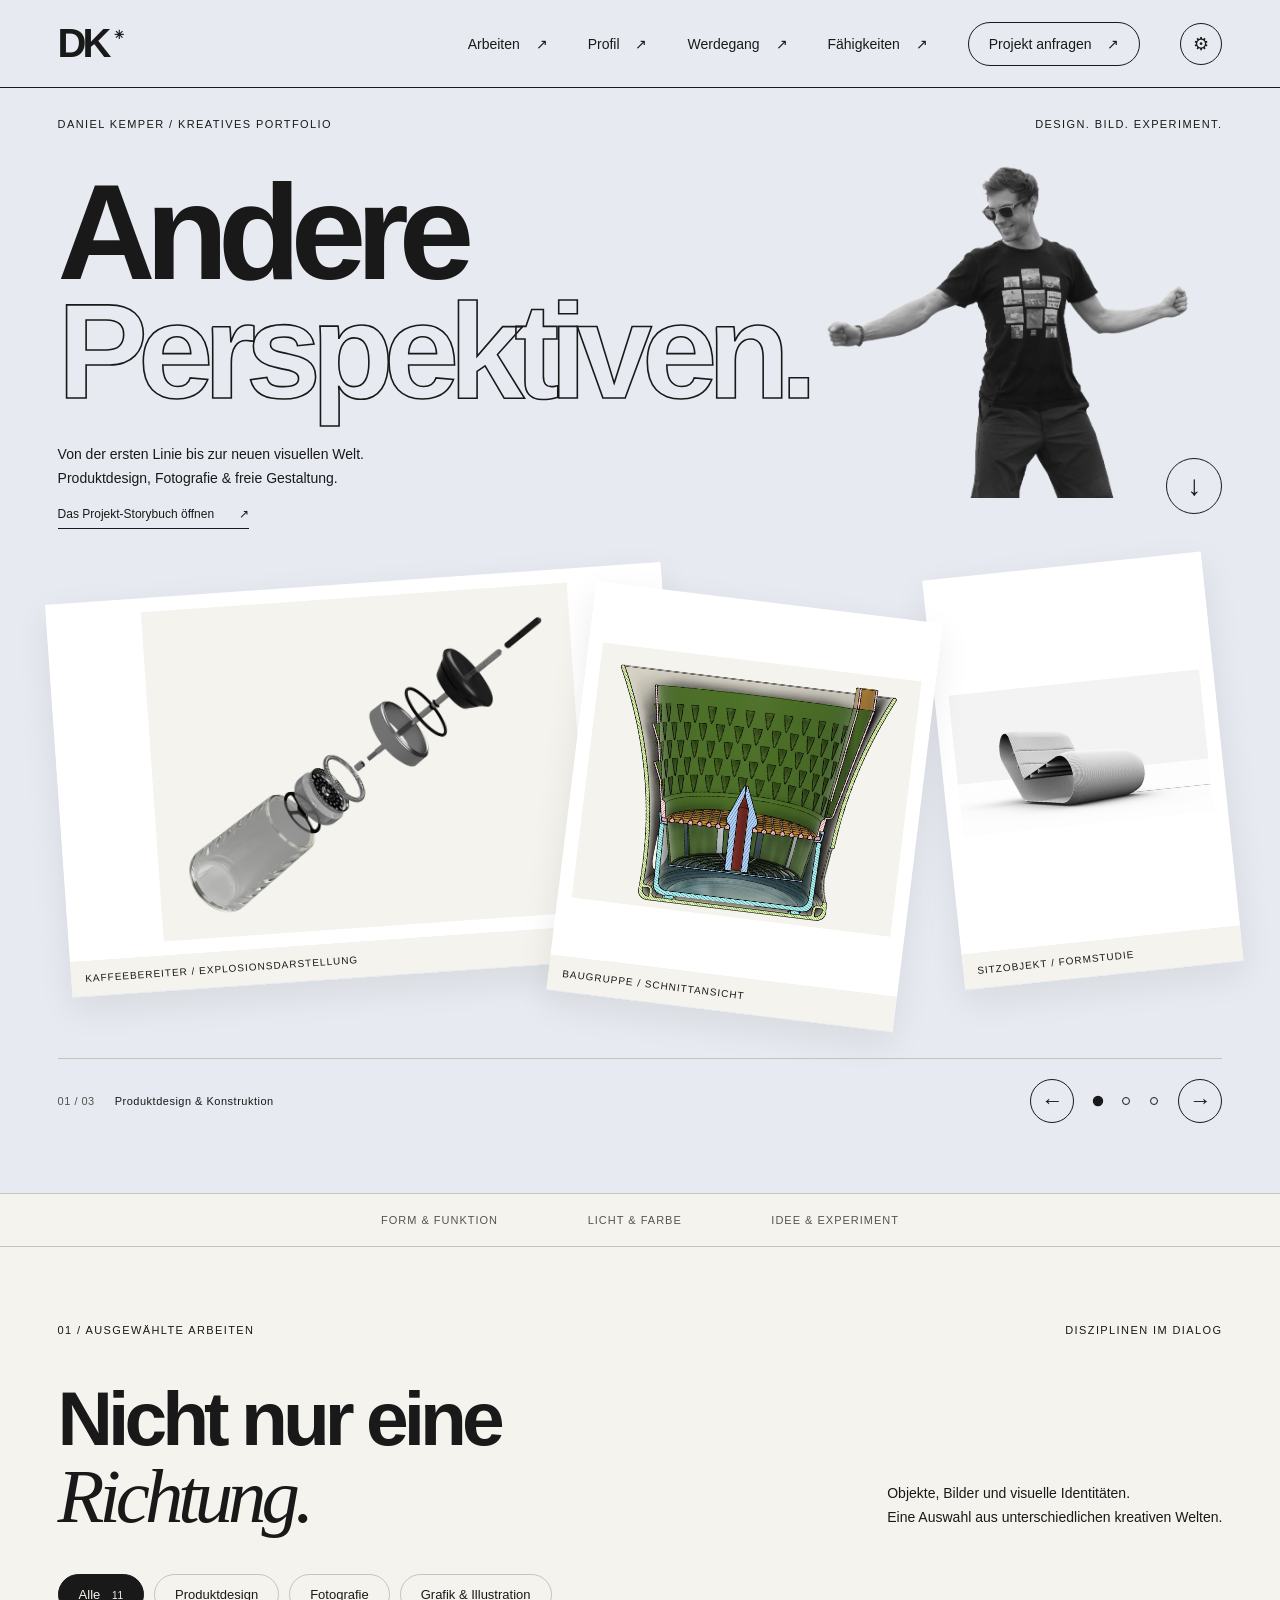
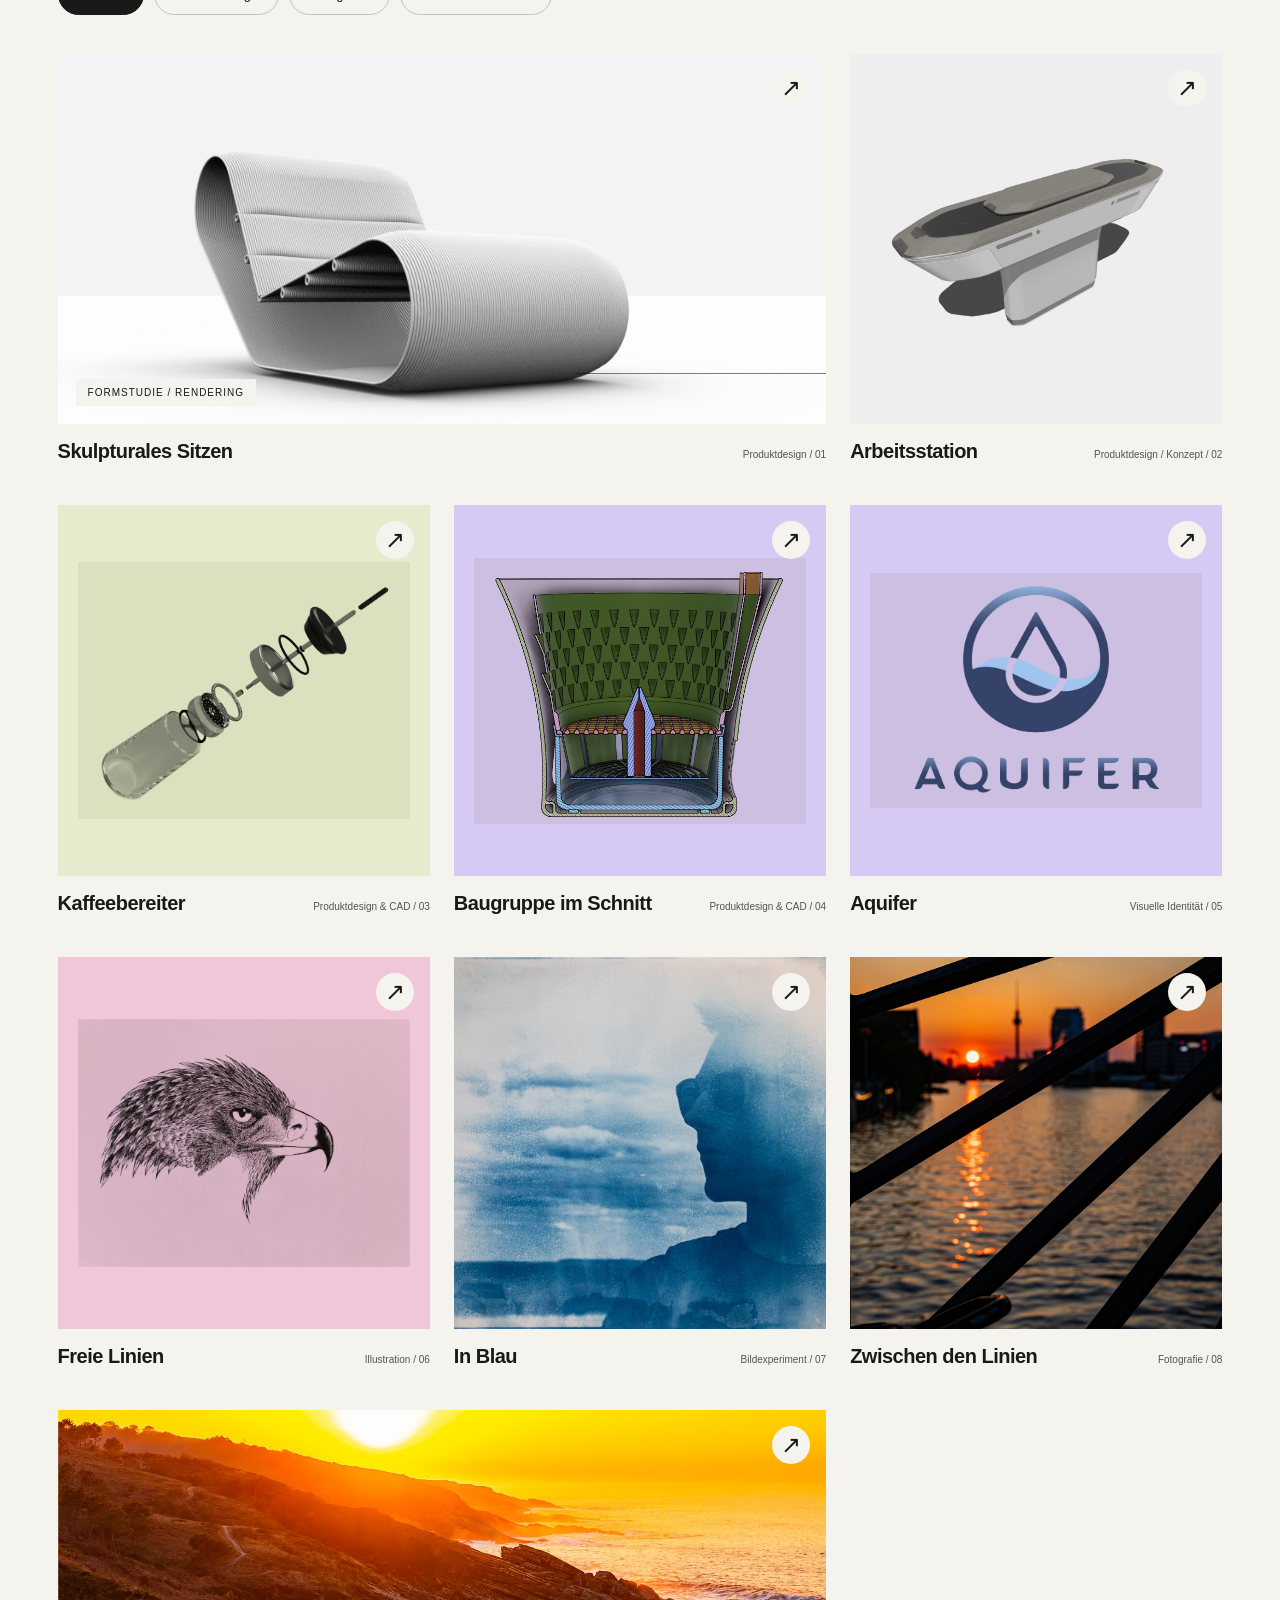
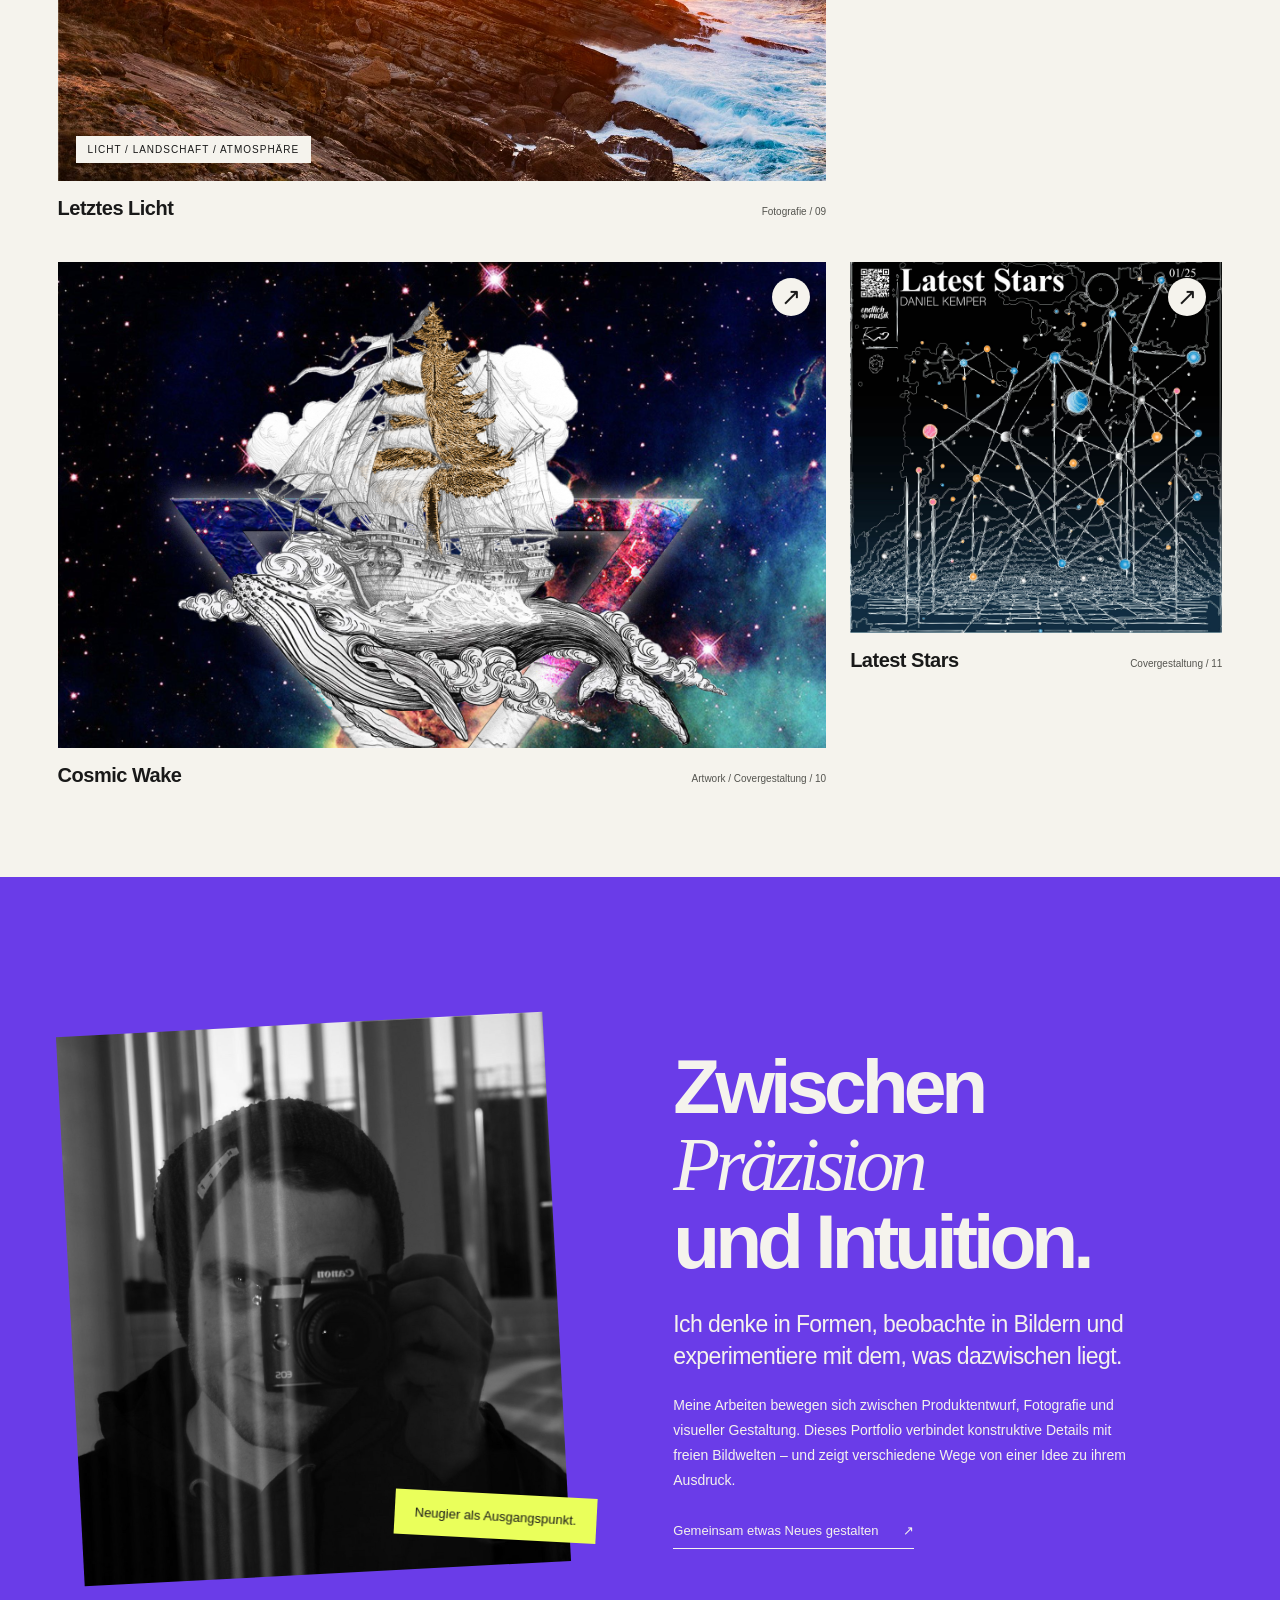
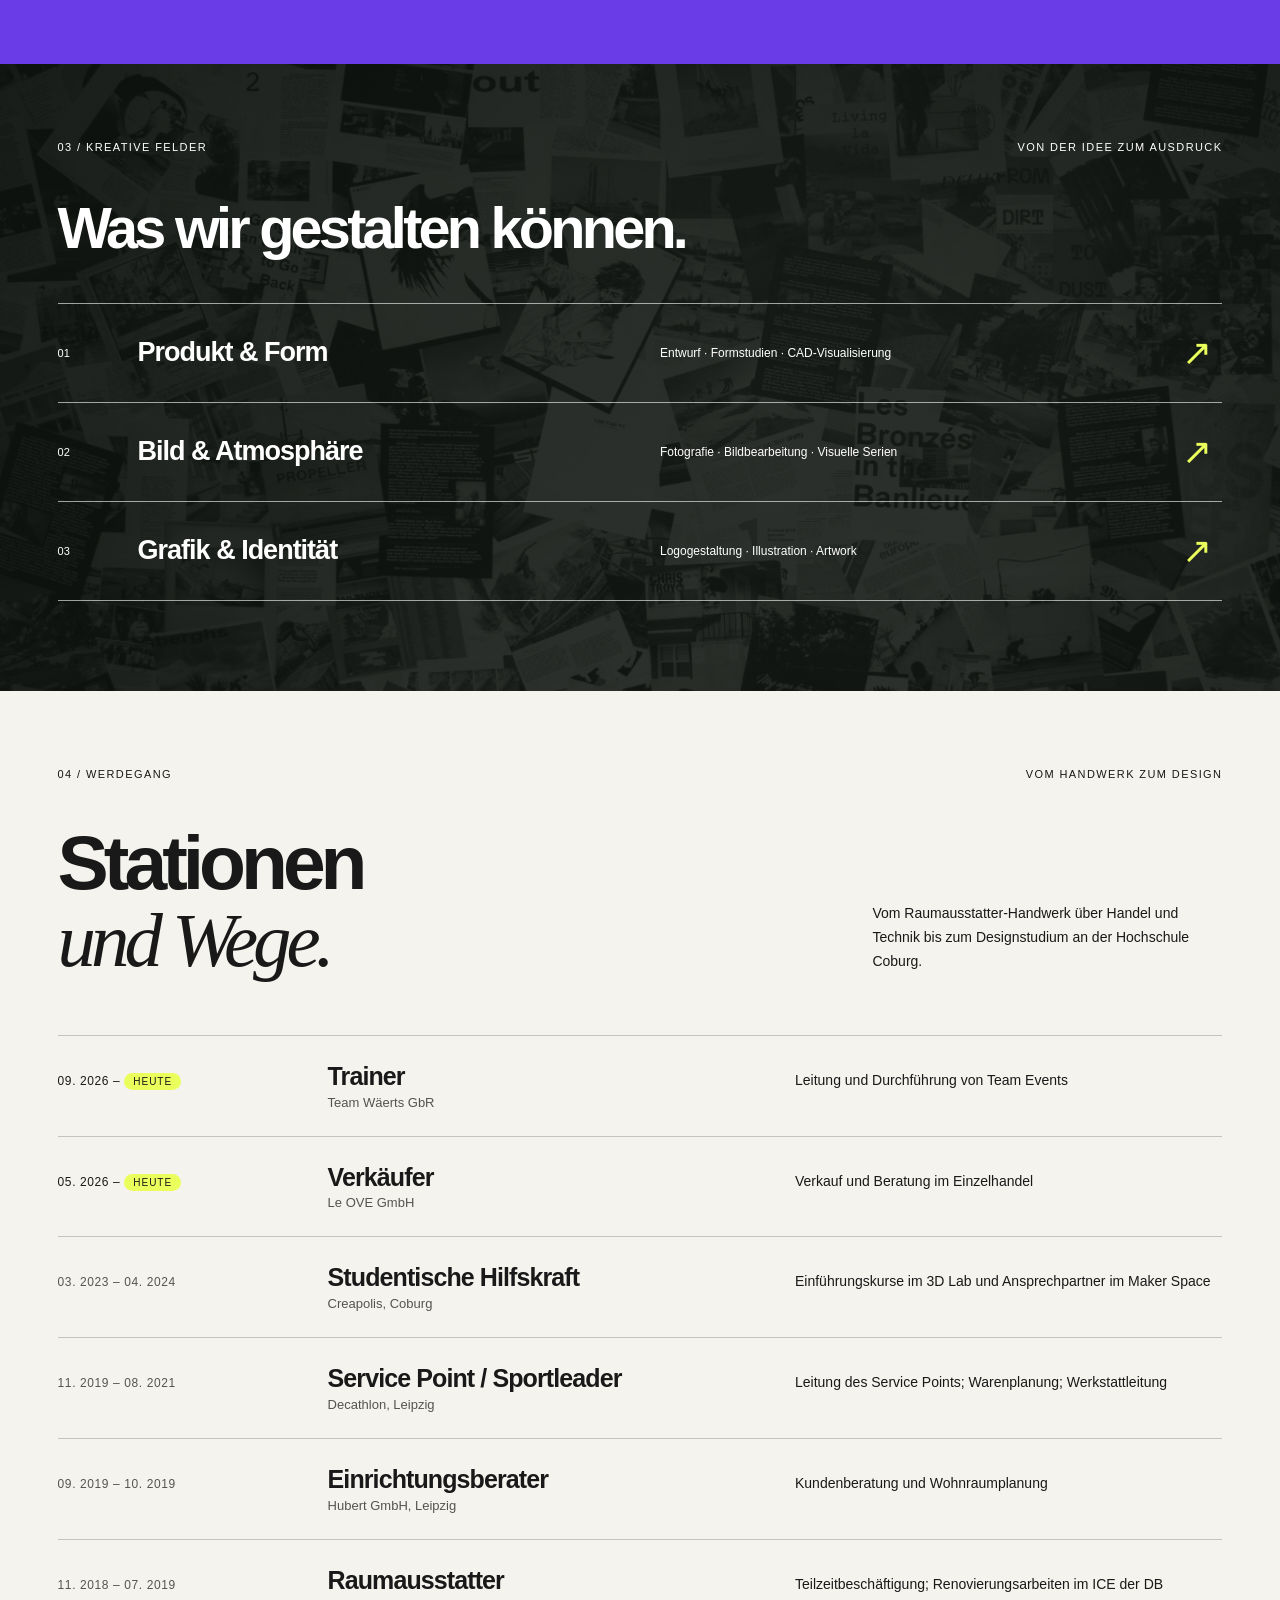
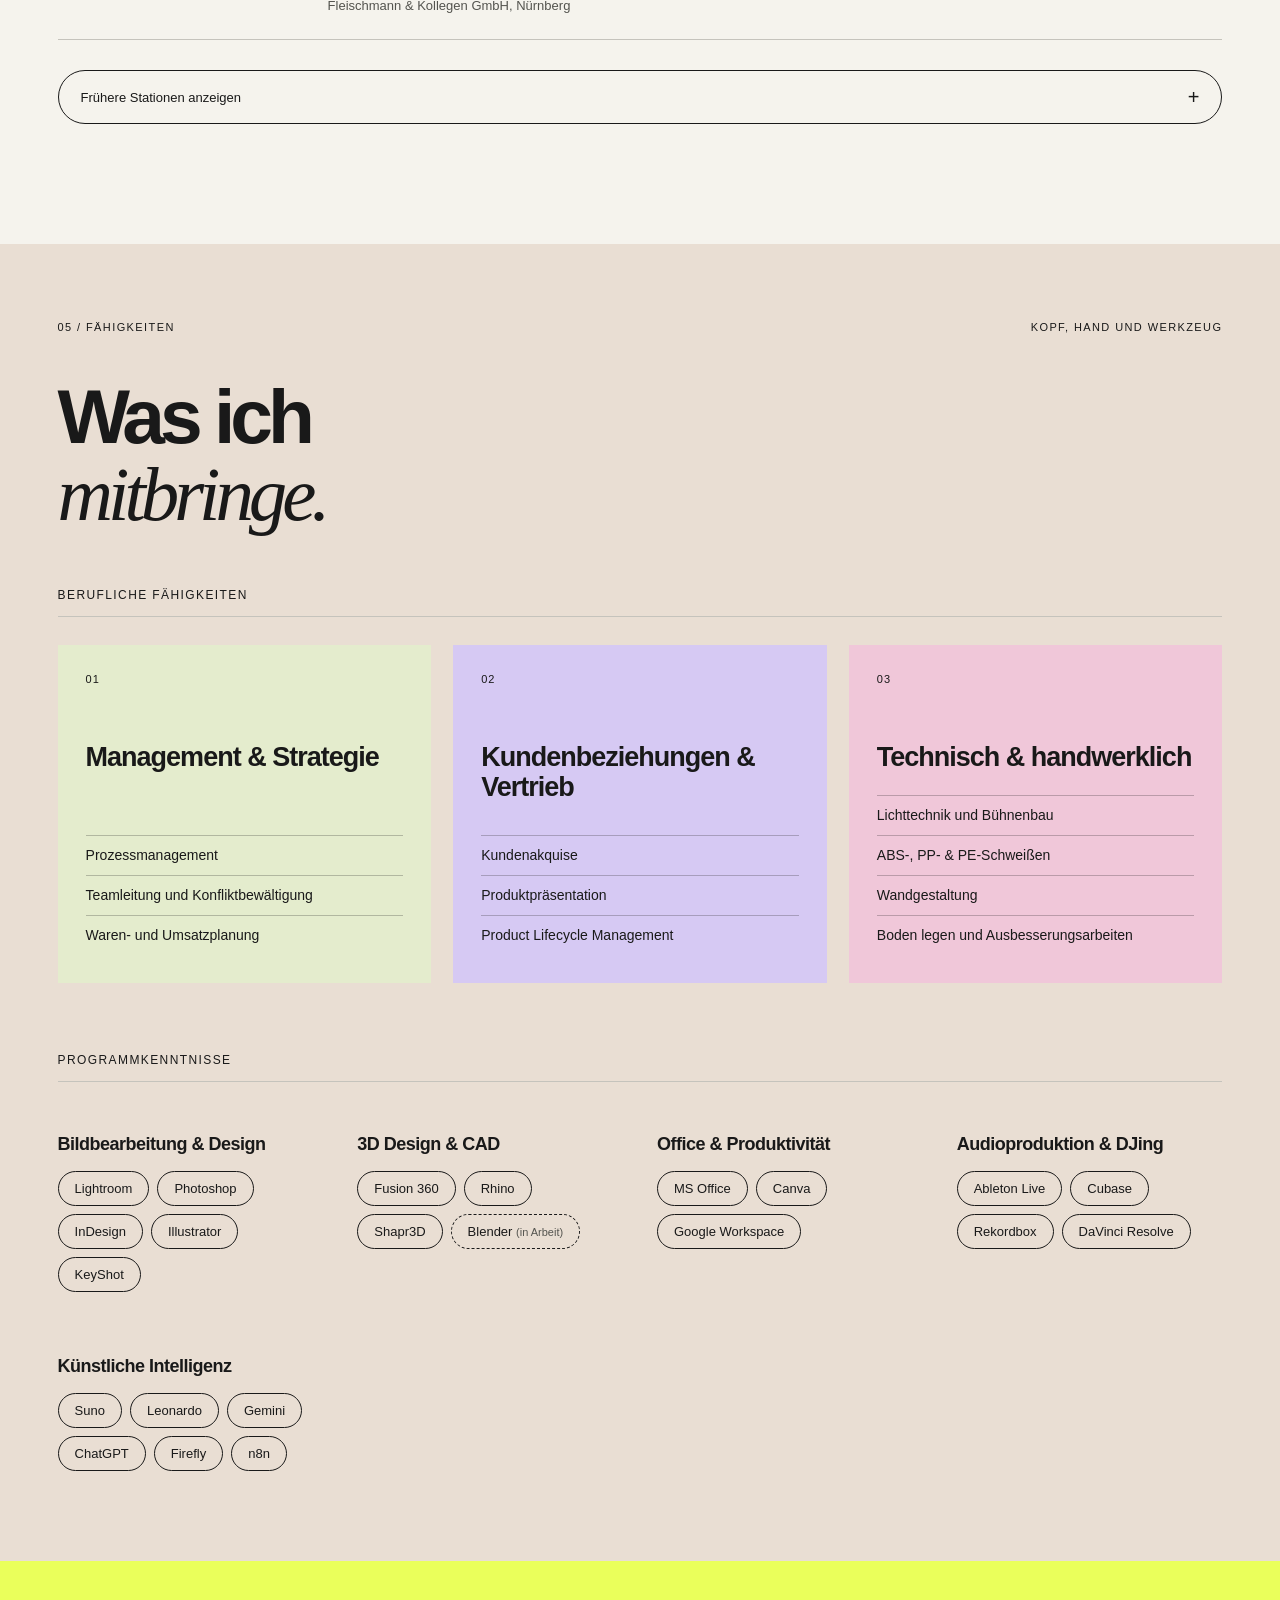
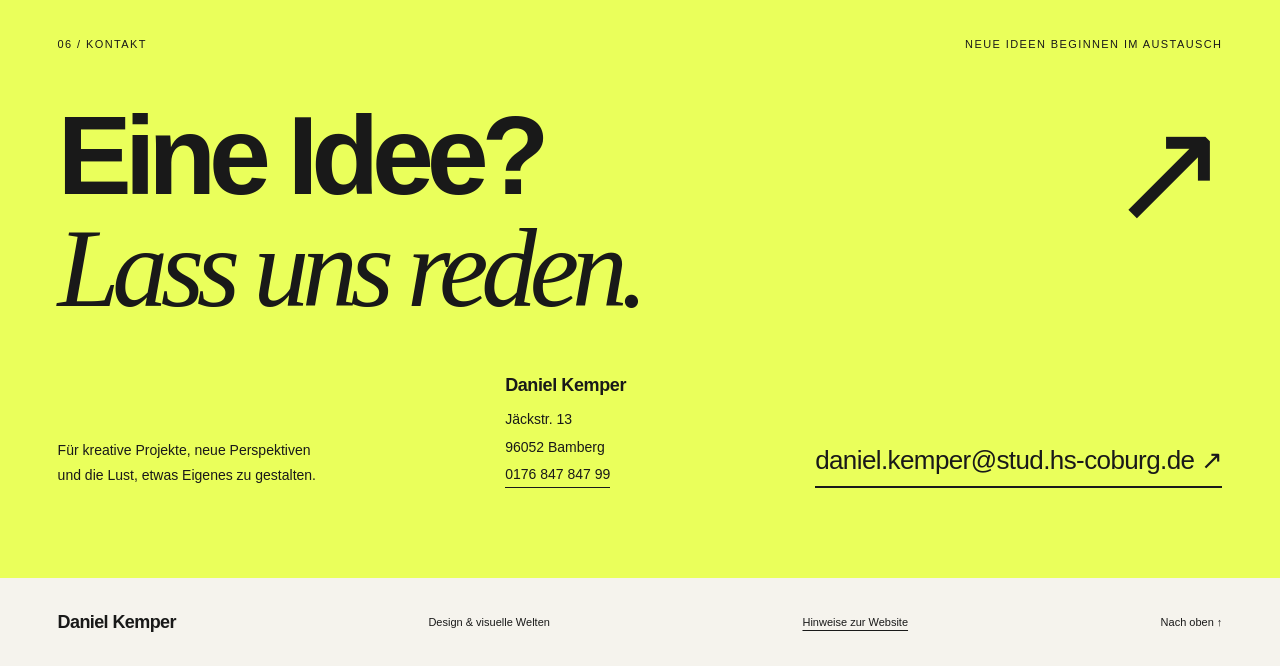
<file: index.html>
<!doctype html>
<html lang="de">
<head>
  <meta charset="utf-8">
  <meta name="viewport" content="width=device-width, initial-scale=1">
  <meta name="theme-color" content="#eaff5b">
  <meta name="description" content="Daniel Kemper – ausgewählte Arbeiten zwischen Produktdesign, Fotografie, Illustration und visueller Gestaltung.">
  <title>Daniel Kemper — Design & visuelle Welten</title>
  <link rel="icon" href="assets/mark.svg" type="image/svg+xml">
  <script src="settings.js"></script>
  <link rel="stylesheet" href="styles.css">
  <script src="projects.js" defer></script>
  <script src="portfolio.js" defer></script>
</head>
<body>
  <a class="skip-link" href="#arbeiten">Zum Inhalt</a>
  <header class="header">
    <a class="wordmark" href="#start" aria-label="Daniel Kemper – Startseite">DK<span class="wordmark-dot" aria-hidden="true">✳</span></a>
    <nav aria-label="Hauptnavigation">
      <a href="#arbeiten">Arbeiten <span>↗</span></a>
      <a href="#profil">Profil <span>↗</span></a>
      <a href="#werdegang">Werdegang <span>↗</span></a>
      <a href="#faehigkeiten">Fähigkeiten <span>↗</span></a>
      <a class="nav-contact" href="#kontakt">Projekt anfragen <span>↗</span></a>
      <a class="nav-settings" data-settings-link href="settings.html" aria-label="Einstellungen" title="Einstellungen"><span aria-hidden="true">⚙</span></a>
    </nav>
  </header>
  <main>
    <section class="hero" id="start" aria-labelledby="hero-title">
      <div class="hero-topline"><span>Daniel Kemper / Kreatives Portfolio</span><span>Design. Bild. Experiment.</span></div>
      <h1 id="hero-title">Andere<br><span class="outline">Perspektiven.</span></h1>
      <img class="hero-portrait" src="assets/hero-portrait.png" alt="" aria-hidden="true">
      <div class="hero-bottom">
        <div><p>Von der ersten Linie bis zur neuen visuellen Welt.<br>Produktdesign, Fotografie & freie Gestaltung.</p><a class="text-link hero-story-link" href="storybook.html">Das Projekt-Storybuch öffnen <span>↗</span></a></div>
        <a class="round-link" href="#arbeiten" aria-label="Ausgewählte Arbeiten entdecken">↓</a>
      </div>
      <div class="hero-carousel" role="region" aria-roledescription="Karussell" aria-label="Einblicke in die Arbeiten">
        <div class="carousel-viewport" id="hero-slides" tabindex="0" aria-label="Bildauswahl – mit Pfeiltasten wechseln">
          <div class="collage carousel-slide" role="group" aria-roledescription="Folie" aria-label="1 von 3 – Produktdesign & Konstruktion" data-title="Produktdesign & Konstruktion">
            <figure class="collage-main"><button class="carousel-project contain" type="button" data-project="coffee" aria-label="Kaffeebereiter – Explosionsdarstellung ansehen"><img src="assets/coffee-exploded.jpg" alt="Explosionsdarstellung des gläsernen Kaffeebereiters" fetchpriority="high"></button><figcaption>Kaffeebereiter / Explosionsdarstellung</figcaption></figure>
            <figure class="collage-detail"><button class="carousel-project contain" type="button" data-project="cutaway" aria-label="Baugruppe im Schnitt ansehen"><img src="assets/cutaway.jpg" alt="Farbige CAD-Schnittansicht mit Filterstruktur und inneren Komponenten"></button><figcaption>Baugruppe / Schnittansicht</figcaption></figure>
            <figure class="collage-accent"><button class="carousel-project contain" type="button" data-project="chair" aria-label="Skulpturales Sitzen ansehen"><img src="assets/chair.jpg" alt="Rendering eines weißen Loungesessels"></button><figcaption>Sitzobjekt / Formstudie</figcaption></figure>
          </div>
          <div class="collage carousel-slide" role="group" aria-roledescription="Folie" aria-label="2 von 3 – Fotografie & Perspektive" data-title="Fotografie & Perspektive" hidden>
            <figure class="collage-main"><button class="carousel-project" type="button" data-project="coast" aria-label="Letztes Licht ansehen"><img src="assets/coast.jpg" alt="Felsige Küste im goldenen Abendlicht" loading="lazy"></button><figcaption>Landschaft / Letztes Licht</figcaption></figure>
            <figure class="collage-detail"><button class="carousel-project" type="button" data-project="berlin" aria-label="Zwischen den Linien ansehen"><img src="assets/berlin.jpg" alt="Sonnenuntergang über der Spree hinter diagonalen Streben" loading="lazy"></button><figcaption>Berlin / Zwischen den Linien</figcaption></figure>
            <figure class="collage-accent"><img src="assets/portrait.jpg" alt="Selbstporträt mit Kamera und Spiegelungen" loading="lazy"><figcaption>Porträt / Spiegelungen</figcaption></figure>
          </div>
          <div class="collage carousel-slide" role="group" aria-roledescription="Folie" aria-label="3 von 3 – Grafik & freie Gestaltung" data-title="Grafik & freie Gestaltung" hidden>
            <figure class="collage-main"><button class="carousel-project contain" type="button" data-project="aquifer" aria-label="Aquifer ansehen"><img src="assets/aquifer.jpg" alt="Aquifer-Logo mit Tropfen- und Wellenmotiv" loading="lazy"></button><figcaption>Aquifer / Visuelle Identität</figcaption></figure>
            <figure class="collage-detail"><button class="carousel-project" type="button" data-project="cyanotype" aria-label="In Blau ansehen"><img src="assets/cyanotype.jpg" alt="Blaues experimentelles Porträt" loading="lazy"></button><figcaption>In Blau / Bildexperiment</figcaption></figure>
            <figure class="collage-accent"><button class="carousel-project" type="button" data-project="stars" aria-label="Latest Stars ansehen"><img src="assets/stars.jpg" alt="Latest Stars – Cover mit vernetzten Sternen" loading="lazy"></button><figcaption>Latest Stars / Covergestaltung</figcaption></figure>
          </div>
        </div>
        <div class="carousel-controls" hidden>
          <p class="carousel-label"><span id="carousel-count">01 / 03</span><span id="carousel-title">Produktdesign & Konstruktion</span></p>
          <div class="carousel-navigation">
            <button type="button" class="carousel-arrow" id="carousel-prev" aria-label="Vorherige Bildauswahl" aria-controls="hero-slides">←</button>
            <div class="carousel-dots" role="group" aria-label="Bildauswahl auswählen">
              <button type="button" data-slide="0" aria-label="Produktdesign & Konstruktion" aria-pressed="true"></button>
              <button type="button" data-slide="1" aria-label="Fotografie & Perspektive" aria-pressed="false"></button>
              <button type="button" data-slide="2" aria-label="Grafik & freie Gestaltung" aria-pressed="false"></button>
            </div>
            <button type="button" class="carousel-arrow" id="carousel-next" aria-label="Nächste Bildauswahl" aria-controls="hero-slides">→</button>
          </div>
        </div>
        <p class="sr-only" id="carousel-status" role="status" aria-live="polite" aria-atomic="true"></p>
      </div>
    </section>
    <div class="discipline-line" aria-hidden="true"><span>Form & Funktion</span><span>Licht & Farbe</span><span>Idee & Experiment</span></div>
    <section class="work-section section" id="arbeiten" aria-labelledby="work-title">
      <div class="section-label"><span>01 / Ausgewählte Arbeiten</span><span>Disziplinen im Dialog</span></div>
      <div class="section-heading"><h2 id="work-title">Nicht nur eine<br><em>Richtung.</em></h2><p>Objekte, Bilder und visuelle Identitäten.<br>Eine Auswahl aus unterschiedlichen kreativen Welten.</p></div>
      <div class="filters" role="group" aria-label="Arbeiten nach Disziplin filtern">
        <button type="button" class="active" data-filter="all" aria-pressed="true">Alle <span>11</span></button>
        <button type="button" data-filter="design" aria-pressed="false">Produktdesign</button>
        <button type="button" data-filter="photo" aria-pressed="false">Fotografie</button>
        <button type="button" data-filter="graphic" aria-pressed="false">Grafik & Illustration</button>
      </div>
      <p class="sr-only" id="filter-status" role="status" aria-live="polite">11 Arbeiten angezeigt.</p>
      <div class="project-grid">
        <article class="project-details" id="project-details" hidden aria-labelledby="project-details-title">
          <div class="project-details-inner">
            <div class="dialog-top"><span id="project-details-category"></span><button class="project-details-close" type="button">Projekt schließen ✕</button></div>
            <div class="dialog-intro"><h2 id="project-details-title" tabindex="-1"></h2><p id="project-details-description"></p></div>
            <div id="project-details-gallery" class="dialog-gallery"></div>
            <p class="dialog-note" id="project-details-note"></p>
          </div>
        </article>
      </div>
      <noscript><p>Alle Arbeiten sind hier sichtbar. Für Filter und Projektgalerien bitte JavaScript aktivieren.</p></noscript>
    </section>
    <section class="profile-section section" id="profil" aria-labelledby="profile-title">
      <div class="section-label"><span>02 / Der Blick dahinter</span><span>Daniel Kemper</span></div>
      <div class="profile-layout">
        <div class="profile-image"><img src="assets/portrait.jpg" alt="Selbstporträt mit Kamera und Spiegelungen" loading="lazy"><span class="profile-tag">Neugier als Ausgangspunkt.</span></div>
        <div class="profile-copy"><h2 id="profile-title">Zwischen<br><em>Präzision</em><br>und Intuition.</h2><p class="large-copy">Ich denke in Formen, beobachte in Bildern und experimentiere mit dem, was dazwischen liegt.</p><p>Meine Arbeiten bewegen sich zwischen Produktentwurf, Fotografie und visueller Gestaltung. Dieses Portfolio verbindet konstruktive Details mit freien Bildwelten – und zeigt verschiedene Wege von einer Idee zu ihrem Ausdruck.</p><a class="text-link" href="#kontakt">Gemeinsam etwas Neues gestalten <span>↗</span></a></div>
      </div>
    </section>
    <section class="services section" aria-labelledby="services-title">
      <div class="section-label"><span>03 / Kreative Felder</span><span>Von der Idee zum Ausdruck</span></div>
      <h2 id="services-title">Was wir gestalten können.</h2>
      <div class="service-list">
        <div><span>01</span><h3>Produkt & Form</h3><p>Entwurf · Formstudien · CAD-Visualisierung</p><span aria-hidden="true">↗</span></div>
        <div><span>02</span><h3>Bild & Atmosphäre</h3><p>Fotografie · Bildbearbeitung · Visuelle Serien</p><span aria-hidden="true">↗</span></div>
        <div><span>03</span><h3>Grafik & Identität</h3><p>Logogestaltung · Illustration · Artwork</p><span aria-hidden="true">↗</span></div>
      </div>
    </section>
    <section class="career section" id="werdegang" aria-labelledby="career-title">
      <div class="section-label"><span>04 / Werdegang</span><span>Vom Handwerk zum Design</span></div>
      <div class="section-heading"><h2 id="career-title">Stationen<br><em>und Wege.</em></h2><p>Vom Raumausstatter-Handwerk über Handel und Technik bis zum Designstudium an der Hochschule Coburg.</p></div>
      <ol class="timeline">
        <li class="timeline-item is-current"><time class="timeline-date">09. 2026 – <span class="timeline-now">heute</span></time><div class="timeline-body"><h3>Trainer</h3><p class="timeline-place">Team Wäerts GbR</p><p>Leitung und Durchführung von Team Events</p></div></li>
        <li class="timeline-item is-current"><time class="timeline-date">05. 2026 – <span class="timeline-now">heute</span></time><div class="timeline-body"><h3>Verkäufer</h3><p class="timeline-place">Le OVE GmbH</p><p>Verkauf und Beratung im Einzelhandel</p></div></li>
        <li class="timeline-item"><time class="timeline-date">03. 2023 – 04. 2024</time><div class="timeline-body"><h3>Studentische Hilfskraft</h3><p class="timeline-place">Creapolis, Coburg</p><p>Einführungskurse im 3D Lab und Ansprechpartner im Maker Space</p></div></li>
        <li class="timeline-item"><time class="timeline-date">11. 2019 – 08. 2021</time><div class="timeline-body"><h3>Service Point / Sportleader</h3><p class="timeline-place">Decathlon, Leipzig</p><p>Leitung des Service Points; Warenplanung; Werkstattleitung</p></div></li>
        <li class="timeline-item"><time class="timeline-date">09. 2019 – 10. 2019</time><div class="timeline-body"><h3>Einrichtungsberater</h3><p class="timeline-place">Hubert GmbH, Leipzig</p><p>Kundenberatung und Wohnraumplanung</p></div></li>
        <li class="timeline-item"><time class="timeline-date">11. 2018 – 07. 2019</time><div class="timeline-body"><h3>Raumausstatter</h3><p class="timeline-place">Fleischmann & Kollegen GmbH, Nürnberg</p><p>Teilzeitbeschäftigung; Renovierungsarbeiten im ICE der DB</p></div></li>
      </ol>
      <details class="timeline-more">
        <summary><span class="timeline-more-open">Frühere Stationen anzeigen</span><span class="timeline-more-close">Frühere Stationen ausblenden</span><span class="timeline-more-icon" aria-hidden="true">+</span></summary>
        <ol class="timeline">
          <li class="timeline-item"><time class="timeline-date">05. 2018 – 10. 2018</time><div class="timeline-body"><h3>Raumausstatter</h3><p class="timeline-place">Weis Bernard GmbH, Nürnberg</p><p>Teilzeitbeschäftigung; Altbau-Sanierungen</p></div></li>
          <li class="timeline-item"><time class="timeline-date">08. 2015 – 08. 2016</time><div class="timeline-body"><h3>Produktionshelfer</h3><p class="timeline-place">Procedo by gps GmbH, Bayreuth</p><p>Herstellung von Thermoplasten und thermoplastischen Elastomeren</p></div></li>
          <li class="timeline-item"><time class="timeline-date">05. 2015 – 08. 2015</time><div class="timeline-body"><h3>Lichttechniker</h3><p class="timeline-place">Members, Seybothenreuth</p><p>Aufbau, Steuerung und Bedienung von Bühnentechnik</p></div></li>
          <li class="timeline-item"><time class="timeline-date">01. 2015 – 05. 2015</time><div class="timeline-body"><h3>ABS-, PP- & PE-Schweißer</h3><p class="timeline-place">PPU Umwelttechnik GmbH, Bayreuth</p><p>Herstellung von Kleinkläranlagen</p></div></li>
          <li class="timeline-item"><time class="timeline-date">09. 2014 – 12. 2014</time><div class="timeline-body"><h3>Raumausstatter</h3><p class="timeline-place">Optima GmbH, Bayreuth</p><p>Renovierungen im Innenausbau von Wohnräumen</p></div></li>
          <li class="timeline-item"><time class="timeline-date">05. 2014 – 09. 2014</time><div class="timeline-body"><h3>Raumausstatter</h3><p class="timeline-place">Kompetenz Fachpersonal GmbH, Montage bei Audi</p><p>Mitgestaltung des Audi Driving Experience Centers in Neuburg</p></div></li>
          <li class="timeline-item"><time class="timeline-date">03. 2014 – 05. 2014</time><div class="timeline-body"><h3>Selbstständig als Raumausstatter</h3><p class="timeline-place">Bayreuth</p><p>Kreative Wandgestaltungen</p></div></li>
          <li class="timeline-item"><time class="timeline-date">03. 2014 – 04. 2014</time><div class="timeline-body"><h3>Raumausstatter</h3><p class="timeline-place">Optima GmbH, Bayreuth</p><p>Renovierungen im Innenausbau von Wohnräumen</p></div></li>
          <li class="timeline-item"><time class="timeline-date">11. 2013 – 02. 2014</time><div class="timeline-body"><h3>Arbeitssuchend</h3><p class="timeline-place">Bayreuth</p><p>Auftragsbedingtes Wintertief</p></div></li>
          <li class="timeline-item"><time class="timeline-date">08. 2012 – 11. 2013</time><div class="timeline-body"><h3>Raumausstatter</h3><p class="timeline-place">Karl Geyer GmbH, Kulmbach</p><p>Selbstständiges Realisieren von Baustellen und Unterweisen der Lehrlinge</p></div></li>
        </ol>
      </details>
    </section>
    <section class="skills section" id="faehigkeiten" aria-labelledby="skills-title">
      <div class="section-label"><span>05 / Fähigkeiten</span><span>Kopf, Hand und Werkzeug</span></div>
      <h2 id="skills-title">Was ich<br><em>mitbringe.</em></h2>
      <h3 class="skills-subtitle">Berufliche Fähigkeiten</h3>
      <div class="skill-cards">
        <article class="skill-card skill-card--lime"><span class="skill-number" aria-hidden="true">01</span><h4>Management & Strategie</h4><ul><li>Prozessmanagement</li><li>Teamleitung und Konfliktbewältigung</li><li>Waren- und Umsatzplanung</li></ul></article>
        <article class="skill-card skill-card--lavender"><span class="skill-number" aria-hidden="true">02</span><h4>Kundenbeziehungen & Vertrieb</h4><ul><li>Kundenakquise</li><li>Produktpräsentation</li><li>Product Lifecycle Management</li></ul></article>
        <article class="skill-card skill-card--pink"><span class="skill-number" aria-hidden="true">03</span><h4>Technisch & handwerklich</h4><ul><li>Lichttechnik und Bühnenbau</li><li>ABS-, PP- & PE-Schweißen</li><li>Wandgestaltung</li><li>Boden legen und Ausbesserungsarbeiten</li></ul></article>
      </div>
      <h3 class="skills-subtitle">Programmkenntnisse</h3>
      <div class="tool-groups">
        <div class="tool-group"><h4>Bildbearbeitung & Design</h4><ul class="chips"><li>Lightroom</li><li>Photoshop</li><li>InDesign</li><li>Illustrator</li><li>KeyShot</li></ul></div>
        <div class="tool-group"><h4>3D Design & CAD</h4><ul class="chips"><li>Fusion 360</li><li>Rhino</li><li>Shapr3D</li><li class="chip-incoming">Blender <span>(in Arbeit)</span></li></ul></div>
        <div class="tool-group"><h4>Office & Produktivität</h4><ul class="chips"><li>MS Office</li><li>Canva</li><li>Google Workspace</li></ul></div>
        <div class="tool-group"><h4>Audioproduktion & DJing</h4><ul class="chips"><li>Ableton Live</li><li>Cubase</li><li>Rekordbox</li><li>DaVinci Resolve</li></ul></div>
        <div class="tool-group"><h4>Künstliche Intelligenz</h4><ul class="chips"><li>Suno</li><li>Leonardo</li><li>Gemini</li><li>ChatGPT</li><li>Firefly</li><li>n8n</li></ul></div>
      </div>
    </section>
    <section class="contact section" id="kontakt" aria-labelledby="contact-title">
      <div class="section-label"><span>06 / Kontakt</span><span>Neue Ideen beginnen im Austausch</span></div>
      <h2 id="contact-title">Eine Idee?<br><em>Lass uns reden.</em><span aria-hidden="true">↗</span></h2>
      <div class="contact-bottom">
        <p>Für kreative Projekte, neue Perspektiven<br>und die Lust, etwas Eigenes zu gestalten.</p>
        <address class="contact-details">
          <strong>Daniel Kemper</strong>
          <span>Jäckstr. 13</span>
          <span>96052 Bamberg</span>
          <a href="tel:+4917684784799">0176 847 847 99</a>
        </address>
        <div id="contact-action"><a class="contact-email" href="mailto:daniel.kemper@stud.hs-coburg.de?subject=Projektanfrage%20%E2%80%93%20Portfolio">daniel.kemper@stud.hs-coburg.de ↗</a></div>
      </div>
    </section>
  </main>
  <footer><a class="footer-name" href="#start">Daniel Kemper</a><span>Design & visuelle Welten</span><button id="legal-open" type="button">Hinweise zur Website</button><a href="#start">Nach oben ↑</a></footer>
  <dialog id="legal-dialog" aria-labelledby="legal-title">
    <div class="dialog-top"><span>Website-Status</span><button class="dialog-close" type="button" aria-label="Hinweise schließen">Schließen ✕</button></div>
    <div class="legal-content"><h2 id="legal-title">Noch nicht zur Veröffentlichung bestimmt.</h2><p>Dies ist ein lokaler Portfolio-Entwurf. Eine öffentliche Kontaktadresse sowie die erforderlichen Angaben für Impressum und Datenschutz sind noch nicht eingerichtet.</p><p>Es werden keine externen Schriftarten, Analysewerkzeuge, Cookies oder eingebetteten Drittanbieterinhalte verwendet. Bei einer Veröffentlichung müssen insbesondere das Hosting und dessen Datenverarbeitung berücksichtigt werden.</p><p>Projektbeschreibungen und einige Titel sind redaktionelle Entwürfe auf Grundlage der bereitgestellten Bilder. Rollen, Mitwirkende, Bildrechte und mögliche KI-Bearbeitungen müssen vor Veröffentlichung bestätigt werden.</p></div>
  </dialog>
</body>
</html>
</file>
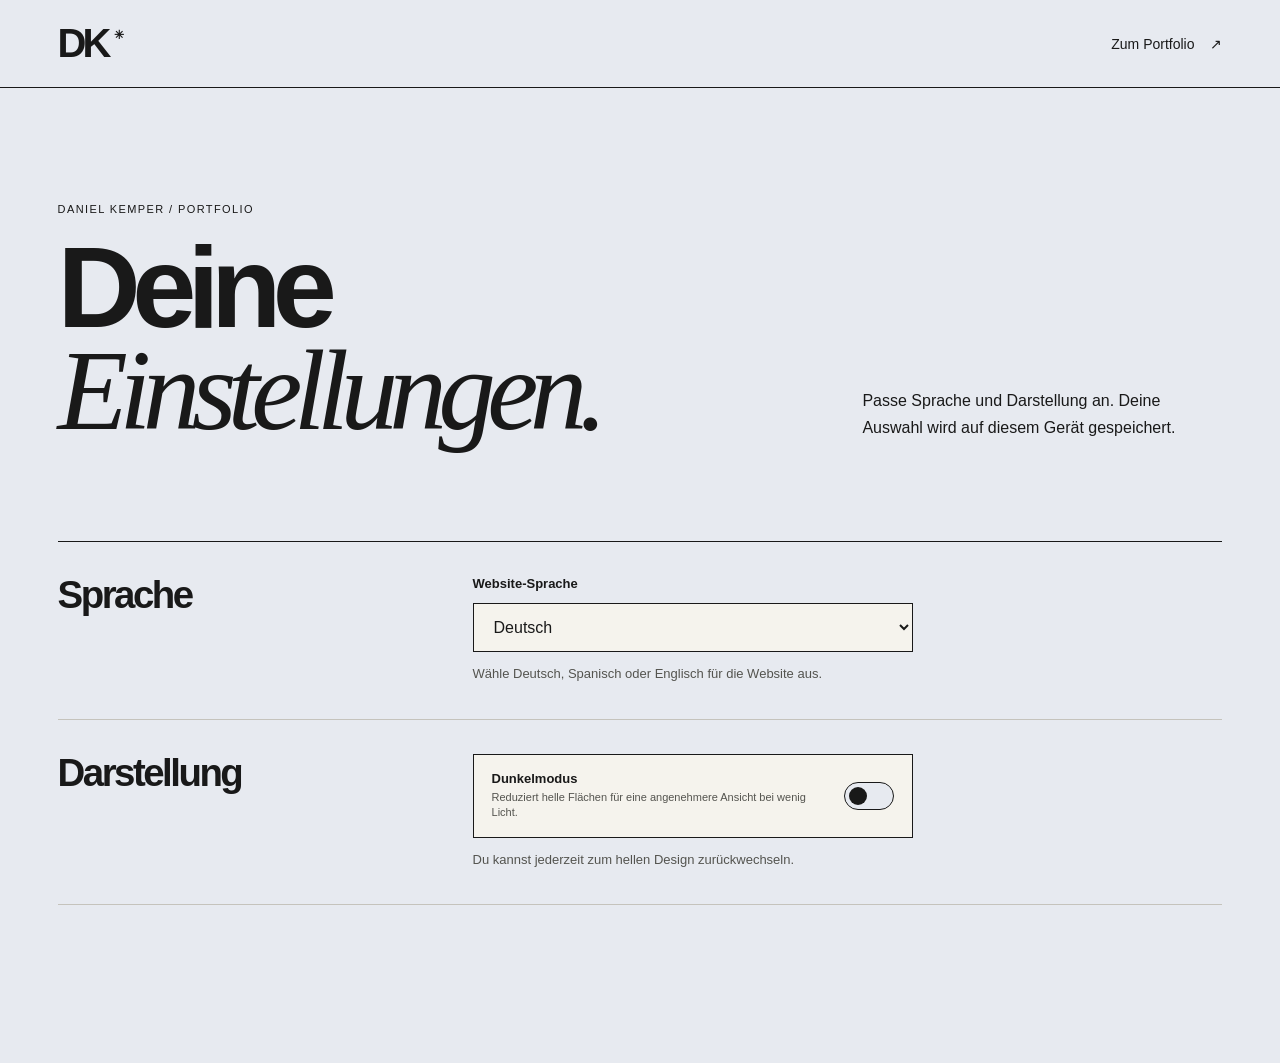
<file: settings.html>
<!doctype html>
<html lang="de">
<head>
  <meta charset="utf-8">
  <meta name="viewport" content="width=device-width, initial-scale=1">
  <meta name="theme-color" content="#e7eaf0">
  <meta name="description" content="Einstellungen für Sprache und Darstellung des Daniel-Kemper-Portfolios.">
  <title>Einstellungen — Daniel Kemper</title>
  <link rel="icon" href="assets/mark.svg" type="image/svg+xml">
  <script src="settings.js"></script>
  <link rel="stylesheet" href="styles.css">
</head>
<body class="settings-page">
  <a class="skip-link" href="#settings-content" data-i18n="skip">Zu den Einstellungen</a>
  <header class="header">
    <a class="wordmark" href="index.html" data-i18n-aria-label="homeLabel" aria-label="Daniel Kemper – Startseite">DK<span class="wordmark-dot" aria-hidden="true">✳</span></a>
    <nav aria-label="Hauptnavigation">
      <a href="index.html" data-i18n="backToPortfolio">Zum Portfolio <span>↗</span></a>
    </nav>
  </header>
  <main class="settings-main" id="settings-content">
    <div class="settings-heading">
      <div>
        <p class="settings-eyebrow" data-i18n="eyebrow">Daniel Kemper / Portfolio</p>
        <h1 data-i18n="title">Deine<br><em>Einstellungen.</em></h1>
      </div>
      <p data-i18n="intro">Passe Sprache und Darstellung an. Deine Auswahl wird auf diesem Gerät gespeichert.</p>
    </div>
    <section class="settings-panel" aria-labelledby="language-title">
      <div class="settings-group">
        <h2 id="language-title" data-i18n="languageTitle">Sprache</h2>
        <div>
          <label class="settings-control-label" for="language-select" data-i18n="languageLabel">Website-Sprache</label>
          <select class="settings-select" id="language-select" name="language">
            <option value="de">Deutsch</option>
            <option value="es">Español</option>
            <option value="en">English</option>
          </select>
          <p class="settings-help" data-i18n="languageHelp">Wähle Deutsch, Spanisch oder Englisch für die Website aus.</p>
        </div>
      </div>
      <div class="settings-group">
        <h2 data-i18n="appearanceTitle">Darstellung</h2>
        <div>
          <label class="theme-toggle" for="dark-mode">
            <span class="theme-toggle-copy"><span data-i18n="darkMode">Dunkelmodus</span><small data-i18n="darkModeHelp">Reduziert helle Flächen für eine angenehmere Ansicht bei wenig Licht.</small></span>
            <input id="dark-mode" name="dark-mode" type="checkbox" role="switch" aria-describedby="dark-mode-help">
            <span class="theme-toggle-visual" aria-hidden="true"></span>
          </label>
          <p class="settings-help" id="dark-mode-help" data-i18n="appearanceHelp">Du kannst jederzeit zum hellen Design zurückwechseln.</p>
        </div>
      </div>
    </section>
    <p class="settings-status" id="settings-status" role="status" aria-live="polite"></p>
  </main>
</body>
</html>
</file>
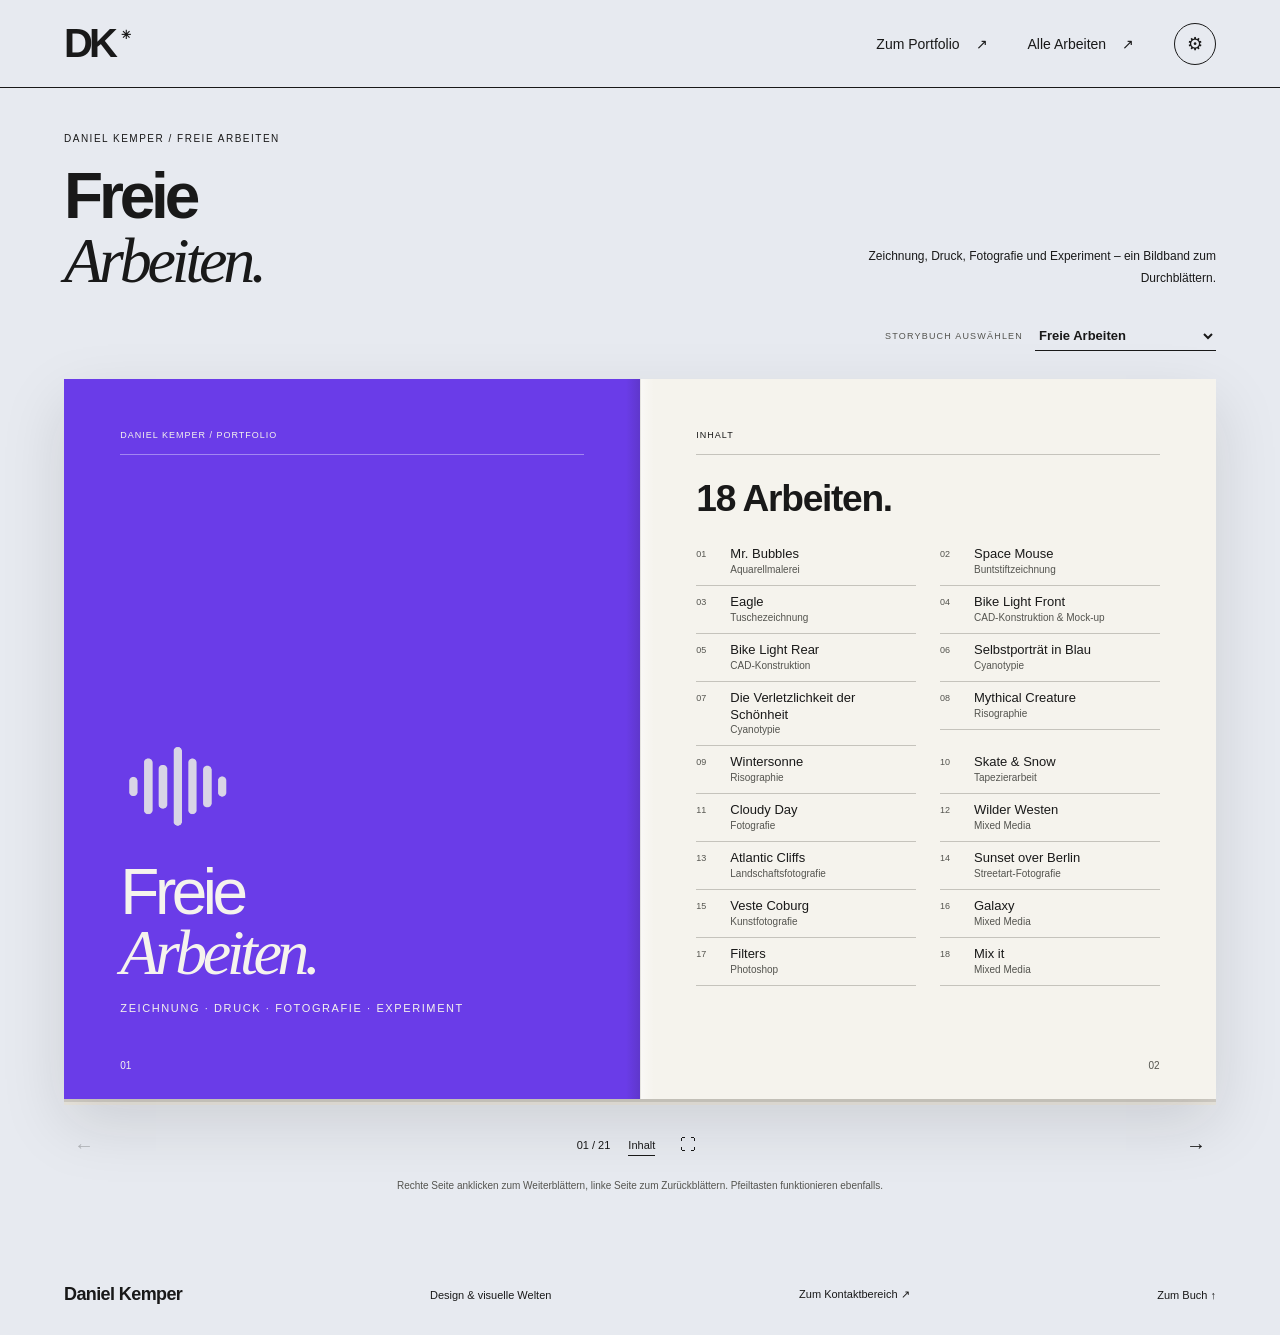
<file: storybook.html>
<!doctype html>
<html lang="de">
<head>
  <meta charset="utf-8">
  <meta name="viewport" content="width=device-width, initial-scale=1">
  <meta name="theme-color" content="#e7eaf0">
  <meta name="description" content="Die Storybücher von Daniel Kemper: freie Arbeiten und ausgewählte Projekte zum Durchblättern.">
  <title>Projekt-Storybuch — Daniel Kemper</title>
  <link rel="icon" href="assets/mark.svg" type="image/svg+xml">
  <script src="settings.js"></script>
  <link rel="stylesheet" href="styles.css">
  <link rel="stylesheet" href="storybook.css">
  <script src="projects.js" defer></script>
  <script src="storybook-content.js" defer></script>
  <script src="storybook.js" defer></script>
</head>
<body class="storybook-body">
  <a class="skip-link" href="#book-reader">Zum Storybuch</a>
  <header class="header">
    <a class="wordmark" href="index.html" aria-label="Daniel Kemper – zum Portfolio">DK<span class="wordmark-dot" aria-hidden="true">✳</span></a>
    <nav aria-label="Hauptnavigation"><a href="index.html">Zum Portfolio <span>↗</span></a><a href="index.html#arbeiten">Alle Arbeiten <span>↗</span></a><a class="nav-settings" data-settings-link href="settings.html" aria-label="Einstellungen" title="Einstellungen"><span aria-hidden="true">⚙</span></a></nav>
  </header>
  <main class="storybook-main">
    <div class="story-heading"><div><p class="story-eyebrow" id="storybook-eyebrow">Daniel Kemper / Freie Arbeiten</p><h1 id="storybook-title">Freie<br><em>Arbeiten.</em></h1></div><p id="storybook-intro">Zeichnung, Druck, Fotografie und Experiment – ein Bildband zum Durchblättern.</p></div>
    <div class="storybook-selector"><label for="storybook-select">Storybuch auswählen</label><select id="storybook-select" name="storybook"><option value="freie-arbeiten">Freie Arbeiten</option><option value="ausgewaehlte-projekte">Ausgewählte Projekte</option></select><p id="storybook-description"></p></div>
    <section class="book-reader" id="book-reader" aria-label="Projekt-Storybuch">
      <div class="book-stage">
        <div class="book" id="book" role="region" aria-labelledby="book-title" tabindex="0"></div>
        <button class="turn-zone turn-zone-prev" id="book-prev-zone" type="button" aria-label="Vorherige Seite" tabindex="-1"><span aria-hidden="true">‹</span></button>
        <button class="turn-zone turn-zone-next" id="book-next-zone" type="button" aria-label="Nächste Seite" tabindex="-1"><span aria-hidden="true">›</span></button>
      </div>
      <button class="immersive-close" id="book-close" type="button" aria-label="Vollbild beenden (Esc)" title="Vollbild beenden (Esc)" hidden><span aria-hidden="true">×</span></button>
      <p class="immersive-counter" data-book-counter aria-hidden="true"></p>
      <div class="book-controls" hidden>
        <button class="book-arrow" id="book-prev" type="button" aria-label="Vorherige Seite" aria-controls="book" disabled><span aria-hidden="true">←</span></button>
        <div class="book-position"><span id="book-counter" data-book-counter>01 / 20</span><button id="book-contents" type="button">Inhalt</button><button id="book-fullscreen" type="button" aria-pressed="false" aria-label="Vollbild" title="Vollbild"><span aria-hidden="true">⛶</span></button></div>
        <button class="book-arrow" id="book-next" type="button" aria-label="Nächste Seite" aria-controls="book"><span aria-hidden="true">→</span></button>
      </div>
      <p class="book-help" id="book-help">Rechte Seite anklicken zum Weiterblättern, linke Seite zum Zurückblättern. Pfeiltasten funktionieren ebenfalls.</p>
      <p class="sr-only" id="book-status" role="status" aria-live="polite" aria-atomic="true"></p>
      <noscript><p class="book-noscript">Zum Ansehen des vollständigen Storybuchs bitte JavaScript aktivieren.</p></noscript>
    </section>
  </main>
  <footer><a class="footer-name" href="index.html">Daniel Kemper</a><span>Design & visuelle Welten</span><a href="index.html#kontakt">Zum Kontaktbereich ↗</a><a href="#book-reader">Zum Buch ↑</a></footer>
</body>
</html>
</file>
<file: styles.css>
@charset "UTF-8";
:root { --paper: #f5f3ed; --intro: #e7eaf0; --sand: #e9ded3; --ink: #191919; --lime: #eaff5b; --purple: #6a3ce8; --line: #c5c3bc; --muted: #54544f; --image-background: #e8e6df; --image-surface: #fff; --page-left: #eeece5; --project-neutral: #eee; --project-lavender: #d6c9f3; --project-lime: #e4eccd; --project-pink: #f0c7d9; --accent-ink: #191919; --shadow: #19191920; --book-edge: #d4d0c8; --book-edge-secondary: #ede9e1; --book-gutter-dark: #19191920; --book-gutter-light: #ffffff70; color-scheme: light; }
html[data-theme="dark"] { --paper: #151815; --intro: #20251f; --sand: #2a3028; --ink: #f5f7f1; --lime: #ddf56a; --purple: #c2adff; --line: #8d968b; --muted: #d0d8cf; --image-background: #2c332d; --page-left: #1c211c; --project-neutral: #eee; --project-lavender: #d6c9f3; --project-lime: #e4eccd; --project-pink: #f0c7d9; --accent-ink: #182012; --shadow: #00000099; --book-edge: #0d0f0d; --book-edge-secondary: #111411; --book-gutter-dark: #000000a6; --book-gutter-light: #ffffff24; color-scheme: dark; }
html[data-storage-unavailable="true"] { --paper: #fff; --intro: #e7eaf0; --sand: #e9ded3; --page-left: #f5f3ed; --image-background: #fff; color-scheme: light; }
* { box-sizing: border-box; }
html { scroll-behavior: smooth; scroll-padding-top: 95px; }
body { margin: 0; background: var(--paper); color: var(--ink); font-family: Arial, Helvetica, sans-serif; -webkit-font-smoothing: antialiased; }
body.modal-open { overflow: hidden; }
button, a { -webkit-tap-highlight-color: transparent; }
button { font: inherit; color: inherit; cursor: pointer; }
a { color: inherit; text-decoration: none; }
button:focus-visible, a:focus-visible { outline: 3px solid var(--purple); outline-offset: 6px; }
img { display: block; width: 100%; height: 100%; object-fit: cover; }
figure, h1, h2, h3, p { margin: 0; }
em { font-family: Georgia, "Times New Roman", serif; font-weight: 400; }
.sr-only, .skip-link:not(:focus) { position: absolute; width: 1px; height: 1px; padding: 0; overflow: hidden; clip-path: inset(50%); white-space: nowrap; }
.skip-link:focus { position: fixed; top: 10px; left: 10px; z-index: 20; padding: 15px; background: var(--lime); color: var(--accent-ink); }
.header { height: 88px; padding: 0 4.5%; display: flex; align-items: center; justify-content: space-between; border-bottom: 1px solid var(--ink); background: var(--intro); }
.wordmark { font-size: 40px; font-weight: 900; letter-spacing: -4px; }
.wordmark-dot { display: inline-block; vertical-align: top; font-size: 12px; letter-spacing: 0; margin: 7px 0 0 7px; }
nav { display: flex; gap: 40px; align-items: center; font-size: 14px; }
nav a { padding: 10px 0; position: relative; transition: color .25s; }
nav a span { margin-left: 12px; display: inline-block; transition: translate .3s; }
nav a:not(.nav-contact):not(.nav-settings)::after { content: ""; position: absolute; left: 0; bottom: 2px; width: 100%; height: 1px; background: currentColor; transform: scaleX(0); transform-origin: left; transition: transform .3s; }
nav a:hover::after, nav a:focus-visible::after { transform: scaleX(1); }
nav a:hover span, nav a:focus-visible span { translate: 2px -2px; }
nav .nav-contact { border: 1px solid var(--ink); border-radius: 30px; padding: 13px 20px; }
nav .nav-settings { display: grid; place-items: center; width: 42px; height: 42px; padding: 0; border: 1px solid var(--ink); border-radius: 50%; font-size: 18px; }
nav .nav-settings span { margin: 0; }
nav .nav-settings:hover span, nav .nav-settings:focus-visible span { translate: 0; rotate: 30deg; }
nav a:hover { color: var(--purple); }
.hero { position: relative; padding: 28px 4.5% 70px; overflow: hidden; background: var(--intro); }
.hero-topline, .section-label { display: flex; justify-content: space-between; gap: 20px; font-size: 11px; text-transform: uppercase; letter-spacing: 1.4px; line-height: 1.5; }
.hero h1 { position: relative; z-index: 1; margin-top: 40px; font-size: clamp(70px, 10.6vw, 174px); font-weight: 800; line-height: .88; letter-spacing: -.075em; }
.hero-portrait { position: absolute; z-index: 0; top: 64px; right: 6%; width: clamp(260px, 31vw, 500px); height: auto; pointer-events: none; }
html[data-theme="dark"] .hero-portrait { filter: invert(1) grayscale(1); }
.outline { -webkit-text-stroke: 1.6px var(--ink); color: transparent; }
.hero-bottom { position: relative; z-index: 1; display: flex; justify-content: space-between; align-items: center; margin: 32px 0; }
.hero-bottom p { font-size: 14px; line-height: 1.7; }
.round-link { display: grid; place-items: center; border: 1px solid var(--ink); border-radius: 50%; width: 56px; height: 56px; font-size: 28px; transition: background .25s, transform .3s; }
.round-link:hover { background: var(--lime); color: var(--accent-ink); transform: translateY(3px); }
.hero-carousel { position: relative; z-index: 1; margin-top: 45px; }
.carousel-viewport { position: relative; touch-action: pan-y pinch-zoom; }
.collage { height: clamp(320px, 35vw, 540px); position: relative; }
.carousel-slide[hidden], .carousel-controls[hidden] { display: none; }
.collage figure { position: absolute; box-shadow: 0 12px 35px #19191914; transition: transform .65s cubic-bezier(.22, 1, .36, 1), box-shadow .65s; }
.collage figcaption { background: var(--paper); font-size: 10px; letter-spacing: 1px; text-transform: uppercase; padding: 12px 14px; white-space: nowrap; overflow: hidden; text-overflow: ellipsis; }
.collage-main { width: 53%; height: 88%; top: 2%; left: 0; transform: rotate(-4deg); }
.collage-detail { width: 30%; height: 92%; left: 44%; top: 6%; transform: rotate(7deg); z-index: 2; }
.collage-accent { width: 24%; height: 92%; right: 0; top: -2%; transform: rotate(-6deg); }
.collage figure > img, .carousel-project { height: calc(100% - 36px); }
.carousel-project { display: block; width: 100%; border: none; padding: 0; background: var(--image-surface); }
.carousel-project img { height: 100%; transition: transform .65s cubic-bezier(.22, 1, .36, 1); }
.carousel-project.contain img { object-fit: contain; padding: 14px; }
.carousel-project:focus-visible { outline-offset: 3px; }
.carousel-controls { display: flex; align-items: center; justify-content: space-between; gap: 20px; border-top: 1px solid var(--line); padding-top: 20px; margin-top: 36px; }
.carousel-label { display: flex; align-items: center; gap: 20px; font-size: 11px; letter-spacing: .5px; }
#carousel-count { color: var(--muted); font-variant-numeric: tabular-nums; }
.carousel-navigation, .carousel-dots { display: flex; align-items: center; gap: 10px; }
.carousel-arrow { display: grid; place-items: center; width: 44px; height: 44px; border: 1px solid var(--ink); border-radius: 50%; background: transparent; font-size: 22px; transition: background .25s, transform .25s; }
.carousel-arrow:hover { background: var(--paper); transform: translateY(-2px); }
.carousel-dots { gap: 0; }
.carousel-dots button { display: grid; place-items: center; width: 28px; height: 44px; padding: 0; border: none; background: transparent; }
.carousel-dots button::after { content: ""; width: 6px; height: 6px; border: 1px solid var(--ink); border-radius: 50%; transition: background .25s, transform .25s; }
.carousel-dots button[aria-pressed="true"]::after { background: var(--ink); transform: scale(1.3); }
.carousel-slide.is-active figure { animation: carousel-enter .6s cubic-bezier(.22, 1, .36, 1) both; }
.carousel-slide.is-active .collage-detail { animation-delay: .07s; }
.carousel-slide.is-active .collage-accent { animation-delay: .14s; }
@keyframes carousel-enter { from { opacity: 0; translate: calc(var(--carousel-direction, 1) * 24px) 8px; } to { opacity: 1; translate: 0 0; } }
.discipline-line { display: flex; justify-content: center; align-items: center; gap: clamp(24px, 7vw, 100px); border-top: 1px solid var(--line); border-bottom: 1px solid var(--line); padding: 20px 5%; color: var(--muted); font-size: 11px; letter-spacing: 1px; text-transform: uppercase; }
.section { padding: 75px 4.5% 90px; }
.work-section { background: var(--paper); }
.section-heading { display: flex; justify-content: space-between; align-items: end; gap: 30px; margin-top: 42px; }
h2 { font-size: clamp(45px, 6vw, 86px); line-height: 1; letter-spacing: -.065em; font-weight: 700; }
.section-heading p { font-size: 14px; line-height: 1.7; max-width: 350px; padding-bottom: 6px; }
.filters { display: flex; flex-wrap: wrap; gap: 10px; margin: 38px 0; }
.filters button { border: 1px solid var(--line); border-radius: 30px; background: transparent; padding: 12px 20px; font-size: 13px; transition: background .25s, color .25s, border-color .25s; }
.filters button.active { background: var(--ink); color: var(--paper); border-color: var(--ink); }
.filters button:hover:not(.active) { background: var(--lime); color: var(--accent-ink); }
.filters button span { font-size: 10px; margin-left: 8px; }
.project-grid { position: relative; display: grid; grid-template-columns: repeat(3, minmax(0, 1fr)); gap: 42px 24px; transition: padding-bottom .55s cubic-bezier(.22, 1, .36, 1); }
.project-grid.has-two-projects { grid-template-columns: repeat(2, minmax(0, 1fr)); }
.project-wide { grid-column: span 2; }
.project-grid.has-two-projects .project-wide { grid-column: span 1; }
.project-cosmic .project-image { height: clamp(360px, 38vw, 600px); }
.project[hidden] { display: none; }
.project-details { position: absolute; z-index: 3; top: 0; right: 0; left: 0; min-height: 0; overflow: hidden; opacity: 0; transition: min-height .55s cubic-bezier(.22, 1, .36, 1), opacity .25s ease; }
.project-details.is-open { opacity: 1; }
.project-details-inner { display: grid; grid-template-areas: "top" "gallery" "intro" "note"; min-height: 0; overflow: hidden; background: var(--intro); border-top: 1px solid var(--ink); border-bottom: 1px solid var(--ink); padding: 0 clamp(20px, 3vw, 42px); opacity: 0; transform: translateY(18px); transition: padding .45s cubic-bezier(.22, 1, .36, 1), opacity .2s ease, transform .35s cubic-bezier(.22, 1, .36, 1); }
.project-details.is-open .project-details-inner { padding-top: clamp(25px, 4vw, 50px); padding-bottom: clamp(28px, 4vw, 54px); opacity: 1; transform: translateY(0); }
.project-details-close { padding: 12px 18px; border: 1px solid var(--ink); border-radius: 25px; background: transparent; font-size: 12px; white-space: nowrap; }
.project-details[data-project="workstation"] .dialog-gallery img { background: #b8b7b0; }
.project-details .dialog-top { grid-area: top; margin-bottom: 38px; }
.project-details .dialog-intro { grid-area: intro; grid-template-columns: minmax(0, 1fr) minmax(280px, .8fr); gap: clamp(24px, 5vw, 70px); align-items: start; margin: 42px 0 0; }
.project-details .dialog-intro h2 { margin: 0; }
.project-details .dialog-gallery { grid-area: gallery; display: grid; grid-template-columns: repeat(auto-fit, minmax(min(100%, 320px), 1fr)); align-content: start; margin: 0; }
.project-details .dialog-gallery figure:first-child { grid-column: auto; }
.project-details .dialog-gallery img { max-height: 540px; }
.project-details .dialog-gallery img { background: transparent; }
.project-details .dialog-gallery:not([data-image-count="1"]) img { height: clamp(240px, 25vw, 420px); object-fit: contain; object-position: center; }
.project-details .dialog-note { grid-area: note; align-self: end; margin: 36px 0 0; max-width: 540px; }
.project-open { display: block; width: 100%; background: none; border: none; padding: 0; text-align: left; }
.project-image { height: clamp(280px, 29vw, 460px); position: relative; overflow: hidden; background: var(--image-background); }
.project.is-detail-source { visibility: hidden; }
.project-image img { transition: transform .75s cubic-bezier(.22, 1, .36, 1); }
.project-open:hover .project-image img, .project-open:focus-visible .project-image img { transform: scale(1.04); }
.project-image.neutral { background: var(--project-neutral); }
.project-image.lavender { background: var(--project-lavender); }
.project-image.lime { background: var(--project-lime); }
.project-image.pink { background: var(--project-pink); }
.project-image.contain img { object-fit: contain; mix-blend-mode: multiply; padding: 20px; }
.project-arrow { position: absolute; top: 16px; right: 16px; display: grid; place-items: center; width: 38px; height: 38px; border-radius: 50%; background: var(--paper); font-size: 24px; transition: background .2s, transform .2s; }
.project-open:hover .project-arrow, .project-open:focus-visible .project-arrow { background: var(--lime); color: var(--accent-ink); transform: rotate(45deg); }
.image-label { position: absolute; bottom: 18px; left: 18px; padding: 8px 12px; background: var(--paper); font-size: 10px; text-transform: uppercase; letter-spacing: 1px; }
.project-caption { padding-top: 16px; display: flex; align-items: baseline; justify-content: space-between; gap: 10px; }
.project-caption h3 { font-size: 20px; letter-spacing: -.5px; }
.project-caption > span { font-size: 10px; text-align: right; color: var(--muted); }
.profile-section { background: var(--purple); color: var(--paper); }
.profile-layout { display: grid; grid-template-columns: 1fr 1.1fr; gap: 10%; align-items: center; margin-top: 55px; }
.profile-image { height: 550px; position: relative; transform: rotate(-3deg); margin-left: 12px; }
.profile-image img { filter: grayscale(100%); }
.profile-tag { position: absolute; bottom: 26px; right: -28px; transform: rotate(6deg); padding: 15px 20px; background: var(--lime); color: var(--accent-ink); font-size: 13px; }
.profile-copy h2 { margin-bottom: 28px; }
.profile-copy p { font-size: 14px; line-height: 1.8; max-width: 460px; }
.profile-copy .large-copy { font-size: 23px; line-height: 1.4; margin-bottom: 20px; letter-spacing: -.6px; }
.text-link { display: inline-flex; align-items: center; gap: 25px; font-size: 13px; border-bottom: 1px solid currentColor; padding-bottom: 10px; margin-top: 30px; }
.hero-story-link { margin-top: 16px; font-size: 12px; padding-bottom: 7px; }
.text-link span { display: inline-block; transition: translate .3s; }
.text-link:hover span, .text-link:focus-visible span { translate: 4px -4px; }
.profile-section a:focus-visible { outline-color: var(--lime); }
.services { position: relative; background: linear-gradient(#101510d9, #101510d9), url("assets/editorial-collage.png") center / cover; color: #fff; }
.services h2 { font-size: clamp(36px, 4.5vw, 65px); margin: 45px 0; }
.service-list > div { display: grid; grid-template-columns: 60px 1fr 1fr 40px; align-items: center; gap: 20px; border-top: 1px solid #ffffff99; padding: 28px 0; }
.service-list > div:last-child { border-bottom: 1px solid #ffffff99; }
.service-list > div > span:first-child { font-size: 11px; }
.service-list h3 { font-size: 27px; letter-spacing: -1px; transition: translate .4s, color .4s; }
.service-list p { font-size: 12px; line-height: 1.7; }
.service-list > div > span:last-child { font-size: 36px; color: var(--lime); transition: translate .4s; }
.contact { background: var(--lime); color: var(--accent-ink); }
.contact h2 { margin-top: 48px; position: relative; font-size: clamp(55px, 8.7vw, 132px); }
.contact h2 > span { position: absolute; top: 0; right: 0; font-size: 1.3em; font-weight: 400; }
.contact-bottom { display: flex; justify-content: space-between; align-items: end; gap: 40px; margin-top: 45px; }
.contact-bottom > p { font-size: 14px; line-height: 1.8; }
.contact-details { display: grid; gap: 2px; font-style: normal; font-size: 14px; line-height: 1.8; }
.contact-details strong { font-size: 18px; letter-spacing: -.4px; margin-bottom: 4px; }
.contact-details a { width: fit-content; border-bottom: 1px solid currentColor; }
.contact-email { overflow-wrap: anywhere; }
.contact-pending, .contact-email { display: inline-block; border-bottom: 2px solid var(--accent-ink); padding-bottom: 10px; font-size: 26px; letter-spacing: -.6px; }
.contact-note { margin-top: 12px; font-size: 11px; line-height: 1.6; }
.career { background: var(--paper); }
.career .section-heading { margin-bottom: 55px; }
.timeline { list-style: none; margin: 0; padding: 0; }
.timeline-item { display: grid; grid-template-columns: 240px 1fr; gap: 30px; align-items: baseline; border-top: 1px solid var(--line); padding: 26px 0; position: relative; transition: background .3s; }
.timeline > .timeline-item:last-child { border-bottom: 1px solid var(--line); }
.timeline-date { font-size: 12px; letter-spacing: .6px; font-variant-numeric: tabular-nums; color: var(--muted); }
.timeline-now { display: inline-block; padding: 3px 9px; border-radius: 20px; background: var(--lime); color: var(--accent-ink); font-size: 10px; text-transform: uppercase; letter-spacing: 1px; }
.timeline-body { display: grid; grid-template-columns: 1fr 1fr; column-gap: 40px; row-gap: 4px; align-items: baseline; }
.timeline-body h3 { grid-column: 1; font-size: 25px; letter-spacing: -.9px; line-height: 1.15; transition: translate .4s, color .4s; }
.timeline-place { grid-column: 1; font-size: 13px; color: var(--muted); }
.timeline-body > p:last-child { grid-column: 2; grid-row: 1 / 3; font-size: 14px; line-height: 1.7; }
.timeline-item.is-current .timeline-date { color: var(--ink); }
.timeline-more { margin-top: 0; }
.timeline-more > summary { list-style: none; cursor: pointer; display: flex; justify-content: space-between; align-items: center; margin: 30px 0; padding: 16px 22px; border: 1px solid var(--ink); border-radius: 40px; font-size: 13px; transition: background .25s, color .25s; }
.timeline-more > summary::-webkit-details-marker { display: none; }
.timeline-more > summary:hover { background: var(--lime); color: var(--accent-ink); }
.timeline-more-close, .timeline-more[open] .timeline-more-open { display: none; }
.timeline-more[open] .timeline-more-close { display: inline; }
.timeline-more-icon { font-size: 20px; line-height: 1; transition: rotate .3s; }
.timeline-more[open] .timeline-more-icon { rotate: 45deg; }
.skills { background: var(--sand); }
.skills h2 { margin: 42px 0 55px; }
.skills-subtitle { font-size: 12px; font-weight: 400; text-transform: uppercase; letter-spacing: 1.4px; border-bottom: 1px solid var(--line); padding-bottom: 14px; margin-bottom: 28px; }
.skill-cards { display: grid; grid-template-columns: repeat(3, minmax(0, 1fr)); gap: 22px; margin-bottom: 70px; }
.skill-card { display: flex; flex-direction: column; gap: 22px; min-height: 280px; padding: 28px; color: #191919; transition: transform .4s cubic-bezier(.22, 1, .36, 1); }
.skill-card--lime { background: var(--project-lime); }
.skill-card--lavender { background: var(--project-lavender); }
.skill-card--pink { background: var(--project-pink); }
.skill-number { font-size: 11px; letter-spacing: 1px; }
.skill-card h4 { font-size: 27px; line-height: 1.1; letter-spacing: -1px; margin-bottom: auto; }
.skill-card ul { list-style: none; margin: 0; padding: 0; font-size: 14px; line-height: 1.5; }
.skill-card li { border-top: 1px solid #19191940; padding: 9px 0; }
.tool-groups { display: grid; grid-template-columns: repeat(auto-fit, minmax(260px, 1fr)); gap: 40px 34px; }
.tool-group h4 { font-size: 18px; letter-spacing: -.5px; margin-bottom: 16px; }
.chips { list-style: none; margin: 0; padding: 0; display: flex; flex-wrap: wrap; gap: 8px; }
.chips li { border: 1px solid var(--ink); border-radius: 30px; padding: 9px 16px; font-size: 13px; transition: background .25s, color .25s; }
.chips li:hover { background: var(--lime); color: var(--accent-ink); }
.chips .chip-incoming { border-style: dashed; }
.chips .chip-incoming span { color: var(--muted); font-size: 11px; }
footer { display: flex; justify-content: space-between; gap: 20px; align-items: center; padding: 30px 4.5%; font-size: 11px; }
.footer-name { font-size: 18px; font-weight: 700; letter-spacing: -.6px; }
footer button { padding: 8px 0; background: none; border: none; font-size: 11px; text-decoration: underline; text-underline-offset: 4px; }
dialog { border: none; padding: 30px; width: min(1100px, 94vw); max-height: 92dvh; background: var(--paper); color: var(--ink); }
dialog::backdrop { background: #191919bb; backdrop-filter: blur(7px); }
dialog[open] { animation: dialog-enter .35s cubic-bezier(.22, 1, .36, 1); }
dialog[open]::backdrop { animation: backdrop-enter .3s ease-out; }
.dialog-top { display: flex; justify-content: space-between; align-items: center; gap: 20px; font-size: 11px; text-transform: uppercase; letter-spacing: 1px; }
.dialog-close { padding: 12px 18px; border: 1px solid var(--ink); border-radius: 25px; background: transparent; font-size: 12px; white-space: nowrap; }
.dialog-intro { margin: 40px 0 30px; display: grid; grid-template-columns: 1fr 1fr; gap: 30px; align-items: end; }
.dialog-intro h2 { font-size: clamp(35px, 5vw, 65px); }
.dialog-intro p { font-size: 14px; line-height: 1.8; }
.dialog-gallery { display: grid; grid-template-columns: repeat(2, minmax(0, 1fr)); gap: 20px; }
.dialog-gallery figure:first-child { grid-column: 1 / -1; }
.dialog-gallery img { height: auto; max-height: 65vh; object-fit: contain; background: var(--image-surface); }
.dialog-gallery figcaption { font-size: 11px; margin-top: 10px; line-height: 1.6; }
.dialog-note { font-size: 11px; color: var(--muted); line-height: 1.8; margin-top: 30px; }
.legal-content { padding: 35px 0 10px; }
.legal-content h2 { font-size: 40px; max-width: 650px; margin-bottom: 25px; }
.legal-content p { font-size: 15px; line-height: 1.8; margin-top: 18px; max-width: 750px; }
.settings-main { min-height: calc(100vh - 88px); padding: clamp(55px, 9vw, 130px) 4.5%; background: var(--intro); }
.settings-heading { display: grid; grid-template-columns: minmax(0, 1fr) minmax(230px, 360px); gap: clamp(35px, 9vw, 150px); align-items: end; max-width: 1200px; margin: 0 auto; }
.settings-eyebrow { font-size: 11px; letter-spacing: 1.4px; text-transform: uppercase; }
.settings-heading h1 { margin-top: 22px; font-size: clamp(62px, 9vw, 130px); line-height: .88; letter-spacing: -.075em; }
.settings-heading > p { font-size: 16px; line-height: 1.7; }
.settings-panel { max-width: 1200px; margin: clamp(55px, 8vw, 100px) auto 0; border-top: 1px solid var(--ink); }
.settings-group { display: grid; grid-template-columns: minmax(180px, 1fr) minmax(300px, 2fr); gap: 40px; padding: 34px 0; border-bottom: 1px solid var(--line); }
.settings-group h2 { font-size: clamp(28px, 3vw, 43px); }
.settings-control-label { display: block; font-size: 13px; font-weight: 700; margin-bottom: 12px; }
.settings-select { width: min(100%, 440px); padding: 14px 16px; border: 1px solid var(--ink); border-radius: 0; background: var(--paper); color: var(--ink); font: inherit; }
.settings-help { margin-top: 12px; color: var(--muted); font-size: 13px; line-height: 1.6; }
.theme-toggle { display: flex; align-items: center; justify-content: space-between; gap: 24px; width: min(100%, 440px); padding: 16px 18px; border: 1px solid var(--ink); background: var(--paper); cursor: pointer; }
.theme-toggle-copy { display: grid; gap: 4px; }
.theme-toggle-copy span { font-size: 13px; font-weight: 700; }
.theme-toggle-copy small { color: var(--muted); font-size: 11px; line-height: 1.4; }
.theme-toggle input { position: absolute; opacity: 0; }
.theme-toggle-visual { position: relative; flex: 0 0 auto; width: 50px; height: 28px; border: 1px solid var(--ink); border-radius: 20px; background: var(--intro); transition: background .2s; }
.theme-toggle-visual::after { content: ""; position: absolute; top: 4px; left: 4px; width: 18px; height: 18px; border-radius: 50%; background: var(--ink); transition: transform .2s; }
.theme-toggle input:checked + .theme-toggle-visual { background: var(--purple); }
.theme-toggle input:checked + .theme-toggle-visual::after { transform: translateX(20px); }
.theme-toggle input:focus-visible + .theme-toggle-visual { outline: 3px solid var(--purple); outline-offset: 4px; }
.settings-status { min-height: 1.5em; margin: 24px 0 0; font-size: 12px; color: var(--muted); }
body[data-storage-unavailable="true"] .settings-select, body[data-storage-unavailable="true"] .theme-toggle { opacity: .55; cursor: not-allowed; }
.reveal { transition: opacity .75s ease, translate .75s cubic-bezier(.22, 1, .36, 1), transform .65s cubic-bezier(.22, 1, .36, 1), box-shadow .65s; }
.reveal-pending { opacity: 0; translate: 0 24px; }
.reveal:not(.reveal-pending) { transition-delay: var(--reveal-delay, 0ms), var(--reveal-delay, 0ms), 0ms, 0ms; }
.reveal:focus-within { opacity: 1; translate: 0 0; transition-delay: 0ms; }
@keyframes dialog-enter { from { opacity: 0; translate: 0 12px; } to { opacity: 1; translate: 0 0; } }
@keyframes backdrop-enter { from { opacity: 0; } to { opacity: 1; } }
@media (hover: hover) and (pointer: fine) {
  .collage figure:hover { transform: rotate(0deg); box-shadow: 0 20px 45px #19191922; }
  .carousel-project:hover img { transform: scale(1.025); }
  .service-list > div:hover h3 { translate: 6px 0; color: var(--lime); }
  .service-list > div:hover > span:last-child { translate: 3px -3px; }
}
@media (min-width: 1700px) { .hero, .section, .header, footer { padding-left: max(4.5%, calc((100vw - 1550px) / 2)); padding-right: max(4.5%, calc((100vw - 1550px) / 2)); } }
@media (max-width: 1000px) {
  .project-grid { grid-template-columns: repeat(2, minmax(0, 1fr)); }
  .project-wide { grid-column: span 1; }
  .project-image { height: 380px; }
  .profile-layout { gap: 7%; }
  .profile-image { height: 480px; }
  .profile-copy .large-copy { font-size: 20px; }
  .project-caption { flex-direction: column; gap: 5px; }
  .service-list > div { grid-template-columns: 30px 1fr 1fr 30px; }
  .service-list h3 { font-size: 23px; }
  nav a[href="#werdegang"], nav a[href="#faehigkeiten"] { display: none; }
  .timeline-item { grid-template-columns: 170px 1fr; gap: 20px; }
  .timeline-body { grid-template-columns: 1fr; }
  .timeline-body > p:last-child { grid-column: 1; grid-row: auto; }
  .skill-cards { grid-template-columns: 1fr; }
  .skill-card { min-height: 0; }
  .contact-bottom { flex-wrap: wrap; }
}
@media (max-width: 650px) {
  html { scroll-padding-top: 20px; }
  .header { height: 74px; padding: 0 5%; }
  .wordmark { font-size: 34px; }
  nav { gap: 9px; font-size: 11px; }
  nav a[href="#profil"] { display: none; }
  nav a span { display: none; }
  nav .nav-contact { padding: 10px 13px; }
  nav .nav-settings { width: 34px; height: 34px; font-size: 15px; }
  nav .nav-settings span { display: block; }
  .hero { padding: 22px 5% 44px; }
  .hero-topline, .section-label { font-size: 9px; letter-spacing: .8px; }
  .hero-topline > span:last-child { display: none; }
  .hero h1 { margin-top: 25px; font-size: clamp(56px, 16vw, 72px); line-height: .9; }
  .hero-portrait { display: none; }
  .outline { -webkit-text-stroke-width: 1px; }
  .hero-bottom { margin: 22px 0; gap: 20px; }
  .hero-bottom > div { max-width: 245px; }
  .hero-bottom p { font-size: 12px; }
  .round-link { flex-shrink: 0; width: 42px; height: 42px; font-size: 22px; }
  .hero-carousel { margin-top: 30px; }
  .collage { height: auto; }
  .collage-main { position: relative; width: 100%; height: min(105vw, 400px); inset: auto; transform: none; }
  .collage-detail, .collage-accent { display: none; }
  .collage figcaption { padding: 11px 12px; font-size: 9px; letter-spacing: .7px; }
  .collage figure > img, .carousel-project { height: calc(100% - 33px); }
  .carousel-project.contain img { padding: 12px; }
  .carousel-controls { align-items: end; gap: 12px; padding-top: 14px; margin-top: 18px; }
  .carousel-label { flex-direction: column; align-items: start; gap: 5px; font-size: 10px; line-height: 1.4; }
  .carousel-navigation { gap: 6px; }
  .carousel-arrow { width: 42px; height: 42px; font-size: 21px; flex-shrink: 0; }
  .carousel-dots button { width: 24px; }
  .discipline-line { gap: 12px; padding: 16px 5%; font-size: 8px; letter-spacing: .4px; text-align: center; }
  .section { padding: 45px 5% 55px; }
  .section-label > span:last-child { max-width: 130px; text-align: right; }
  .section-heading { flex-direction: column; align-items: start; gap: 24px; margin-top: 30px; }
  .section-heading p { font-size: 12px; }
  h2 { font-size: 48px; }
  .filters { gap: 7px; margin: 26px 0; }
  .filters button { padding: 10px 12px; font-size: 11px; }
  .project-grid { grid-template-columns: 1fr; gap: 32px; }
  .project-grid.has-two-projects { grid-template-columns: 1fr; }
  .project-image { height: 105vw; max-height: 480px; }
  .project-wide .project-image { height: 72vw; }
  .project-cosmic .project-image { height: 95vw; max-height: 540px; }
  .project-details-inner { padding: 0 20px; }
  .project-details-inner { display: block; }
  .project-details .dialog-top { margin-bottom: 28px; }
  .project-details .dialog-intro { display: grid; margin: 28px 0 0; }
  .project-details .dialog-gallery { margin: 0; }
  .project-details .dialog-note { margin-top: 24px; }
  .project-caption { flex-direction: row; align-items: baseline; }
  .project-caption h3 { font-size: 20px; }
  .project-caption > span { font-size: 9px; }
  .profile-layout { grid-template-columns: 1fr; gap: 45px; margin-top: 35px; }
  .profile-image { height: 100vw; max-height: 460px; margin: 0 12px 0 5px; }
  .profile-tag { right: -10px; font-size: 11px; padding: 12px; }
  .profile-copy h2 { font-size: 57px; }
  .profile-copy p { font-size: 13px; }
  .service-list > div { grid-template-columns: 24px 1fr 24px; gap: 10px; padding: 22px 0; }
  .service-list p { grid-column: 2; grid-row: 2; font-size: 11px; }
  .service-list > div > span:last-child { grid-column: 3; grid-row: 1; font-size: 28px; }
  .services h2 { margin: 30px 0; }
  .contact h2 { font-size: 11vw; margin-top: 35px; }
  .contact h2 > span { top: -8px; font-size: .8em; }
  .contact-bottom { flex-direction: column; align-items: start; gap: 30px; margin-top: 28px; }
  .contact-bottom > p { font-size: 12px; }
  .timeline-item { grid-template-columns: 1fr; gap: 10px; padding: 22px 0; }
  .timeline-body h3 { font-size: 22px; }
  .timeline-more > summary { padding: 14px 18px; font-size: 12px; }
  .skills h2 { margin: 30px 0 40px; }
  .skill-cards { margin-bottom: 50px; }
  .skill-card { padding: 22px; }
  .skill-card h4 { font-size: 24px; }
  .contact-details { font-size: 13px; }
  footer { flex-wrap: wrap; padding: 25px 5%; gap: 20px; }
  footer > * { flex-basis: calc(50% - 10px); }
  footer > :nth-child(even) { text-align: right; }
  footer button { text-align: left; }
  dialog { padding: 20px; }
  .dialog-intro { grid-template-columns: 1fr; gap: 20px; margin-top: 30px; }
  .dialog-gallery { grid-template-columns: 1fr; }
  .dialog-intro p { font-size: 13px; }
  .legal-content h2 { font-size: 32px; }
  .settings-main { min-height: calc(100vh - 74px); padding: 50px 5%; }
  .settings-heading { grid-template-columns: 1fr; gap: 25px; }
  .settings-heading h1 { font-size: 72px; }
  .settings-heading > p { font-size: 14px; }
  .settings-panel { margin-top: 48px; }
  .settings-group { grid-template-columns: 1fr; gap: 22px; padding: 28px 0; }
}
@media (prefers-reduced-motion: reduce) {
  html { scroll-behavior: auto; }
  *, *::before, *::after { transition: none !important; animation: none !important; }
  .reveal-pending { opacity: 1; translate: none; }
}
</file>
<file: storybook.css>
@charset "UTF-8";
.storybook-body { background: var(--intro); }
/* Kopf- und Fußzeile bündig mit dem Inhaltsbereich (max. 1500 px, 5 % Innenabstand) */
.storybook-body .header, .storybook-body footer { padding-inline: calc(max(0px, (100% - 1500px) / 2) + 5%); }
.storybook-main { max-width: 1500px; margin: 0 auto; padding: 45px 5% 60px; }
.story-heading { display: flex; justify-content: space-between; align-items: end; align-items: last baseline; gap: 30px; margin-bottom: 28px; }
.story-eyebrow { font-size: 10px; text-transform: uppercase; letter-spacing: 1.5px; margin-bottom: 20px; }
.story-heading h1 { font-size: clamp(44px, 5vw, 74px); font-weight: 700; line-height: 1; letter-spacing: -.065em; }
.story-heading > p { max-width: 360px; font-size: 12px; line-height: 1.8; text-align: right; }
.storybook-selector { display: flex; align-items: center; justify-content: end; gap: 12px; margin: 0 0 28px; }
.storybook-selector label { flex: 0 0 auto; color: var(--muted); font-size: 9px; letter-spacing: 1.2px; text-transform: uppercase; }
.storybook-selector select { min-width: 0; width: auto; padding: 6px 25px 6px 0; border: none; border-bottom: 1px solid var(--ink); border-radius: 0; background: transparent; color: var(--ink); font: inherit; font-size: 13px; font-weight: 700; cursor: pointer; }
.storybook-selector select:hover { color: var(--purple); }
.storybook-selector select:focus-visible { outline: 3px solid var(--purple); outline-offset: 5px; }
.storybook-selector p { display: none; }

/* Book */
.book-stage { position: relative; }
.book { position: relative; display: grid; grid-template-columns: repeat(2, minmax(0, 1fr)); aspect-ratio: 16 / 10; perspective: 2200px; background: var(--paper); box-shadow: 0 24px 60px var(--shadow), 0 3px 0 var(--book-edge), 0 6px 0 var(--book-edge-secondary); cursor: pointer; }
.book:focus { outline: none; }
.book:focus-visible { outline: 3px solid var(--purple); outline-offset: 6px; }
.book::after { content: ""; position: absolute; left: calc(50% - 14px); top: 0; bottom: 0; width: 28px; background: linear-gradient(90deg, transparent, var(--book-gutter-dark) 45%, var(--book-gutter-dark) 50%, var(--book-gutter-light) 55%, transparent); pointer-events: none; z-index: 2; }
.book-page { --page-x: clamp(32px, 4.4vw, 68px); position: relative; display: flex; flex-direction: column; min-width: 0; min-height: 0; height: 100%; overflow: hidden; padding: clamp(30px, 3.8vw, 58px) var(--page-x) clamp(64px, 6vw, 92px); background: var(--paper); }
.book-left { background: var(--page-left); }
.book-fit > :not(.book-page-number) { zoom: var(--fit, 1); }
.book-running-header { flex: 0 0 auto; width: 100%; margin-bottom: 0; padding-bottom: 12px; border-bottom: 1px solid var(--line); font-size: 9px; letter-spacing: 1px; line-height: 1.6; text-transform: uppercase; }
.book-page-number { position: absolute; bottom: 28px; font-size: 10px; color: var(--muted); font-variant-numeric: tabular-nums; }
.book-left .book-page-number { left: var(--page-x); }
.book-right .book-page-number { right: var(--page-x); }
.book h2 { margin: 0 0 14px; font-size: clamp(28px, 2.9vw, 44px); line-height: 1.05; letter-spacing: -.035em; overflow-wrap: anywhere; hyphens: auto; }
.book h2:focus { outline: none; }

/* Cover and contents */
.book-cover { justify-content: space-between; background: var(--purple); color: var(--paper); }
.book-cover .book-running-header { border-color: #ffffff60; }
.book-cover .book-page-number { color: var(--paper); }
.cover-logo { width: clamp(70px, 9vw, 120px); height: auto; margin-top: auto; filter: invert(1); opacity: .9; }
.book-cover-title { margin: 28px 0 18px; font-size: clamp(44px, 5vw, 80px); letter-spacing: -.07em; line-height: .95; }
.cover-subtitle { margin-bottom: 8px; font-size: 11px; letter-spacing: 1.6px; text-transform: uppercase; }
.toc-page h2 { margin-top: 24px; }
.book-toc { display: grid; grid-template-columns: repeat(2, minmax(0, 1fr)); column-gap: 24px; width: 100%; margin: 6px 0 0; padding: 0; list-style: none; }
.book-toc button { display: grid; grid-template-columns: 26px minmax(0, 1fr); column-gap: 8px; width: 100%; padding: 8px 0; border: none; border-bottom: 1px solid var(--line); background: transparent; text-align: left; transition: color .2s; }
.toc-number { grid-row: span 2; font-size: 9px; color: var(--muted); padding-top: 3px; font-variant-numeric: tabular-nums; }
.toc-title { font-size: 13px; line-height: 1.3; }
.toc-medium { font-size: 10px; line-height: 1.4; color: var(--muted); }
.book-toc button:hover .toc-title, .book-toc button:focus-visible .toc-title { color: var(--purple); }

/* Text page */
.work-copy-body { display: flex; flex-direction: column; margin: auto 0; padding: 26px 0 12px; max-width: 520px; }
.work-number { margin-bottom: 14px; font-family: Georgia, "Times New Roman", serif; font-size: 15px; font-style: italic; color: var(--muted); }
.work-medium { font-size: 11px; font-weight: 700; letter-spacing: 1.2px; text-transform: uppercase; }
.work-details { margin-top: 4px; font-size: 11px; color: var(--muted); line-height: 1.5; }
.work-text { margin-top: 22px; padding-top: 18px; border-top: 1px solid var(--line); }
.work-text p { font-size: 14px; line-height: 1.72; hyphens: auto; }
.work-text p + p { margin-top: 12px; }
.work-text-lead { font-size: 15px; line-height: 1.7; max-width: 36ch; }
.book-notes { margin-top: 18px; font-size: 11px; line-height: 1.7; color: var(--muted); }
.book-notes summary { cursor: pointer; padding: 6px 0; text-decoration: underline; text-underline-offset: 4px; }
.closing-actions { display: flex; flex-wrap: wrap; gap: 22px; margin-top: 28px; }
.text-button { padding: 6px 0; border: none; border-bottom: 1px solid var(--ink); background: none; font-size: 12px; }

/* Image page */
.work-art { --art-margin: clamp(40px, 4.8vw, 76px); padding: var(--art-margin); }
.work-art .book-page-number { bottom: calc(var(--art-margin) / 2 - 6px); }
.work-art.book-left .book-page-number { left: var(--art-margin); }
.work-art.book-right .book-page-number { right: var(--art-margin); }
.art-gallery { display: grid; flex: 1 1 auto; grid-template-columns: repeat(2, minmax(0, 1fr)); grid-template-rows: repeat(2, minmax(0, 1fr)); min-height: 0; gap: clamp(12px, 1.5vw, 22px); }
.art-gallery--1 { grid-template-columns: 1fr; grid-template-rows: 1fr; }
.art-gallery--2 { grid-template-rows: 1fr; }
.art-figure { display: grid; grid-template-rows: minmax(0, 1fr) auto; min-width: 0; min-height: 0; margin: 0; }
.art-frame { position: relative; min-width: 0; min-height: 0; }
.art-frame img { position: absolute; inset: 0; width: 100%; height: 100%; object-fit: contain; filter: drop-shadow(0 12px 18px #1919192e); }
.art-caption { margin-top: 8px; font-size: 10px; line-height: 1.4; color: var(--muted); text-align: center; }
.work-copy-body.has-inline { flex: 1 1 0; min-height: 0; margin: 0; padding-bottom: 0; }
.art-gallery--1 .art-figure { grid-template-rows: minmax(0, 1fr); }
.art-gallery--1 .art-caption { display: none; }
.art-gallery--inline { flex: 1 1 0; grid-template-rows: minmax(0, 1fr); min-height: 100px; max-height: 340px; margin-top: auto; padding-top: 20px; }

.art-gallery--inline .art-figure:first-child .art-frame img { object-position: left center; }
.art-gallery--inline .art-figure:last-child:not(:first-child) .art-frame img { object-position: right center; }
.art-gallery--lead { grid-template-columns: repeat(3, minmax(0, 1fr)); grid-template-rows: minmax(0, 1.35fr) minmax(0, 1fr); }
.art-gallery--lead .art-figure:first-child { grid-column: 1 / -1; }
.art-gallery--stack { grid-template-columns: minmax(0, 1fr); grid-template-rows: none; grid-auto-rows: minmax(0, 1fr); }

/* Full-bleed image page: the picture fills the sheet, the paper shading stays */
.work-art.is-bleed { padding: 0; }
.work-art.is-bleed .art-gallery { position: absolute; inset: 0; }
.work-art.is-bleed .art-figure { grid-template-rows: minmax(0, 1fr); }
.work-art.is-bleed .art-frame img { object-fit: cover; filter: none; }
.work-art.is-bleed .art-caption, .work-art.is-bleed .book-page-number { display: none; }
.work-art.is-bleed::after { content: ""; position: absolute; top: 0; bottom: 0; width: 18%; pointer-events: none; }
.work-art.is-bleed.book-left::after { right: 0; background: linear-gradient(90deg, transparent, #19191933); }
.work-art.is-bleed.book-right::after { left: 0; background: linear-gradient(270deg, transparent, #19191933); }

/* Text page with a picture behind it, veiled in paper colour for legibility */
.has-backdrop { isolation: isolate; }
.has-backdrop > .page-backdrop { position: absolute; inset: 0; z-index: 0; width: 100%; height: 100%; object-fit: cover; zoom: 1; }
.has-backdrop::before { content: ""; position: absolute; inset: 0; z-index: 1; background: color-mix(in srgb, var(--page-left) 88%, transparent); }
.has-backdrop > :not(.page-backdrop):not(.book-page-number) { position: relative; z-index: 2; }
.signature-page { align-items: center; justify-content: center; }
.signature { width: 62%; height: auto; }
html[data-theme="dark"] .signature { filter: invert(1); }
.signature-name { margin-top: 22px; font-size: 10px; letter-spacing: 2px; text-transform: uppercase; color: var(--muted); }

/* Image lightbox (double-click) */
.lightbox { position: fixed; inset: 0; z-index: 200; background: #1b1b19; cursor: pointer; }
.lightbox[hidden] { display: none; }
.lightbox img { position: absolute; inset: 0; width: 100%; height: 100%; max-width: none; max-height: none; object-fit: contain; }
.lightbox-close { position: absolute; z-index: 1; top: 14px; right: 16px; display: grid; place-items: center; width: 40px; height: 40px; padding: 0; border: none; background: transparent; color: #f5f3ed; font-size: 28px; font-weight: 300; line-height: 1; opacity: .75; }
.lightbox-close:hover, .lightbox-close:focus-visible { opacity: 1; }

/* Page turning */
.book.is-next .book-right { transform-origin: left center; animation: book-next .5s cubic-bezier(.2, .7, .2, 1); }
.book.is-prev .book-left { transform-origin: right center; animation: book-prev .5s cubic-bezier(.2, .7, .2, 1); }
@keyframes book-next { from { transform: rotateY(-14deg); opacity: .45; } to { transform: rotateY(0deg); opacity: 1; } }
@keyframes book-prev { from { transform: rotateY(14deg); opacity: .45; } to { transform: rotateY(0deg); opacity: 1; } }

/* Minimal turn indicators */
.turn-zone { position: absolute; z-index: 3; top: 50%; display: grid; place-items: center; width: 32px; height: 64px; padding: 0; border: none; background: transparent; color: var(--ink); font-size: 30px; line-height: 1; opacity: 0; translate: 0 -50%; transition: opacity .2s; }
.turn-zone-prev { left: -40px; }
.turn-zone-next { right: -40px; }
.book-stage:hover .turn-zone:not(:disabled) { opacity: .35; }
.book[data-side="previous"] ~ .turn-zone-prev:not(:disabled), .book[data-side="next"] ~ .turn-zone-next:not(:disabled), .turn-zone:not(:disabled):hover { opacity: .9; }
.turn-zone:disabled { opacity: 0 !important; pointer-events: none; }

/* Controls */
.book-controls { display: flex; justify-content: space-between; align-items: center; gap: 20px; padding: 26px 0 12px; }
.book-controls[hidden] { display: none; }
.book-arrow { display: grid; place-items: center; width: 40px; height: 40px; padding: 0; border: none; background: transparent; font-size: 20px; transition: opacity .2s; }
.book-arrow:disabled { opacity: .25; cursor: default; }
.book-position { display: flex; align-items: center; gap: 18px; font-size: 11px; font-variant-numeric: tabular-nums; }
#book-contents { padding: 4px 0; border: none; border-bottom: 1px solid var(--ink); background: none; font-size: 11px; }
#book-fullscreen { display: grid; place-items: center; width: 30px; height: 30px; padding: 0; border: none; background: transparent; font-size: 16px; }
.book-help { font-size: 10px; text-align: center; line-height: 1.7; color: var(--muted); }
.book-noscript { margin-top: 20px; font-size: 13px; line-height: 1.7; }
.immersive-close, .immersive-counter { display: none; }

/* Immersive reading view (browser fullscreen or fallback) */
#book-reader.is-immersive { position: relative; display: grid; place-items: center; width: 100%; height: 100%; overflow: hidden; padding: 0; background: #1b1b19; cursor: none; }
#book-reader.is-pseudo-fullscreen { position: fixed; inset: 0; z-index: 100; width: 100vw; height: 100vh; }
#book-reader.is-immersive.is-controls-visible { cursor: default; }
#book-reader.is-immersive .book-stage { width: min(94vw, calc(90vh * 1.6)); }
#book-reader.is-immersive .book { box-shadow: 0 30px 80px #0009; cursor: inherit; }
#book-reader.is-immersive.is-controls-visible .book { cursor: pointer; }
#book-reader.is-immersive .book-controls, #book-reader.is-immersive .book-help { display: none; }
#book-reader.is-immersive .turn-zone { color: #f5f3ed; }
#book-reader.is-immersive .turn-zone-prev { left: max(-44px, calc((100vw - 100%) / -2 + 4px)); }
#book-reader.is-immersive .turn-zone-next { right: max(-44px, calc((100vw - 100%) / -2 + 4px)); }
#book-reader.is-immersive .immersive-close { position: absolute; z-index: 4; top: 14px; right: 16px; display: grid; place-items: center; width: 32px; height: 32px; padding: 0; border: none; background: transparent; color: #f5f3ed; font-size: 24px; font-weight: 300; line-height: 1; }
#book-reader.is-immersive .immersive-close[hidden] { display: none; }
#book-reader.is-immersive .immersive-counter { position: absolute; z-index: 4; bottom: 14px; left: 50%; display: block; margin: 0; translate: -50% 0; color: #f5f3ed; font-size: 10px; letter-spacing: 1.5px; font-variant-numeric: tabular-nums; }
#book-reader.is-immersive .immersive-close, #book-reader.is-immersive .immersive-counter, #book-reader.is-immersive .turn-zone { opacity: 0; transition: opacity .25s; }
#book-reader.is-immersive.is-controls-visible .immersive-close, #book-reader.is-immersive.is-controls-visible .immersive-counter { opacity: .75; }
#book-reader.is-immersive.is-controls-visible .turn-zone:not(:disabled) { opacity: .5; }
#book-reader.is-immersive.is-controls-visible .turn-zone:not(:disabled):hover, #book-reader.is-immersive.is-controls-visible .immersive-close:hover { opacity: 1; }

@media (max-width: 1100px) {
  .turn-zone-prev { left: -34px; }
  .turn-zone-next { right: -34px; }
  .work-text p { font-size: 13px; }
}
@media (max-width: 900px) {
  .storybook-main { padding: 30px 5% 40px; }
  .story-heading { align-items: start; flex-direction: column; gap: 20px; margin-bottom: 30px; }
  .story-heading > p { text-align: left; }
  .story-heading h1 { font-size: 45px; }
  .storybook-selector { justify-content: start; margin: 0 0 24px; }
  .storybook-selector select { width: auto; }
  .book { grid-template-columns: 1fr; aspect-ratio: auto; }
  .book::after, .turn-zone { display: none; }
  .book-page { height: auto; overflow: visible; padding: 24px 24px 52px; }
  .book-fit > :not(.book-page-number) { zoom: 1; }
  .book-cover { min-height: 420px; }
  .work-art { --art-margin: 40px; padding: var(--art-margin); }
  .work-art .art-gallery { display: flex; flex-direction: column; gap: 24px; }
  .work-art .art-frame { height: min(90vw, 480px); }
  .work-art .art-gallery:not(.art-gallery--1) .art-frame { height: min(70vw, 340px); }
  .work-copy-body.has-inline { flex: 0 0 auto; margin: auto 0; padding-bottom: 12px; }
  .art-gallery--inline { display: grid; flex: 0 0 auto; height: min(50vw, 240px); max-height: none; }
  .signature-page { min-height: 320px; }
  .book.is-next .book-right, .book.is-prev .book-left { animation-name: book-fade; }
  #book-reader.is-immersive { display: block; overflow-y: auto; padding: 56px 0 40px; }
  #book-reader.is-immersive .book-stage { width: 100%; }
}
@media (max-width: 520px) {
  .book-toc { grid-template-columns: 1fr; }
}
@keyframes book-fade { from { opacity: .3; } to { opacity: 1; } }
@media (prefers-reduced-motion: reduce) { .book-page { animation: none !important; } }
</file>
